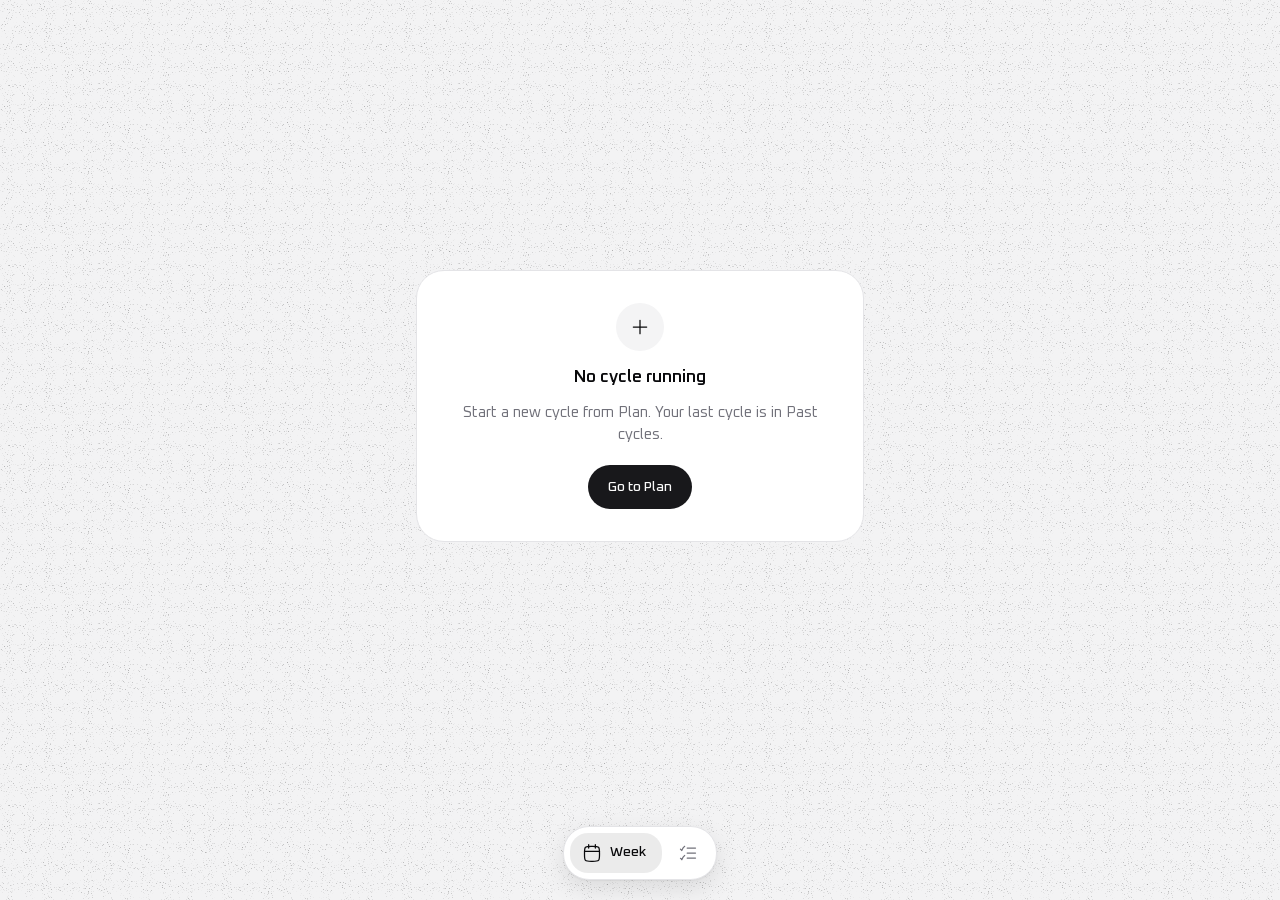
<file: index.html>
<!DOCTYPE html>
<html lang="en">
<head>
<meta charset="utf-8">
<meta name="viewport" content="width=device-width, initial-scale=1, viewport-fit=cover">
<title>Bodyweight ladders</title>
<meta name="description" content="A progression tracker for bodyweight strength training.">
<meta name="theme-color" content="#f3f3f4">
<meta name="color-scheme" content="light dark">
<script>
// Appearance before first paint: a pinned Light or Dark (Plan > Appearance), else follow the system.
try {
  var t = localStorage.getItem('bwl-appearance'), d = t === 'dark' || (t !== 'light' && matchMedia('(prefers-color-scheme: dark)').matches);
  if (t === 'light' || t === 'dark') document.documentElement.setAttribute('data-theme', t);
  document.querySelector('meta[name="theme-color"]').setAttribute('content', d ? '#09090b' : '#f3f3f4');
} catch (e) {}
</script>
<meta name="mobile-web-app-capable" content="yes">
<meta name="apple-mobile-web-app-capable" content="yes">
<meta name="apple-mobile-web-app-status-bar-style" content="default">
<meta name="apple-mobile-web-app-title" content="Ladders">
<link rel="manifest" href="manifest.webmanifest">
<link rel="icon" href="icons/icon.svg" type="image/svg+xml">
<link rel="icon" href="icons/icon-192.png" sizes="192x192">
<link rel="apple-touch-icon" href="icons/apple-touch-icon.png">
<link rel="stylesheet" href="styles.css?v=2.16">
</head>
<body>
<noscript><p style="padding:20px">This tracker needs JavaScript to run.</p></noscript>
<div id="boot" class="boot">Loading…</div>
<div id="app"></div>
<script src="data.js?v=2.16"></script>
<script src="ui.js?v=2.16"></script>
<script src="app.js?v=2.16"></script>
</body>
</html>
</file>
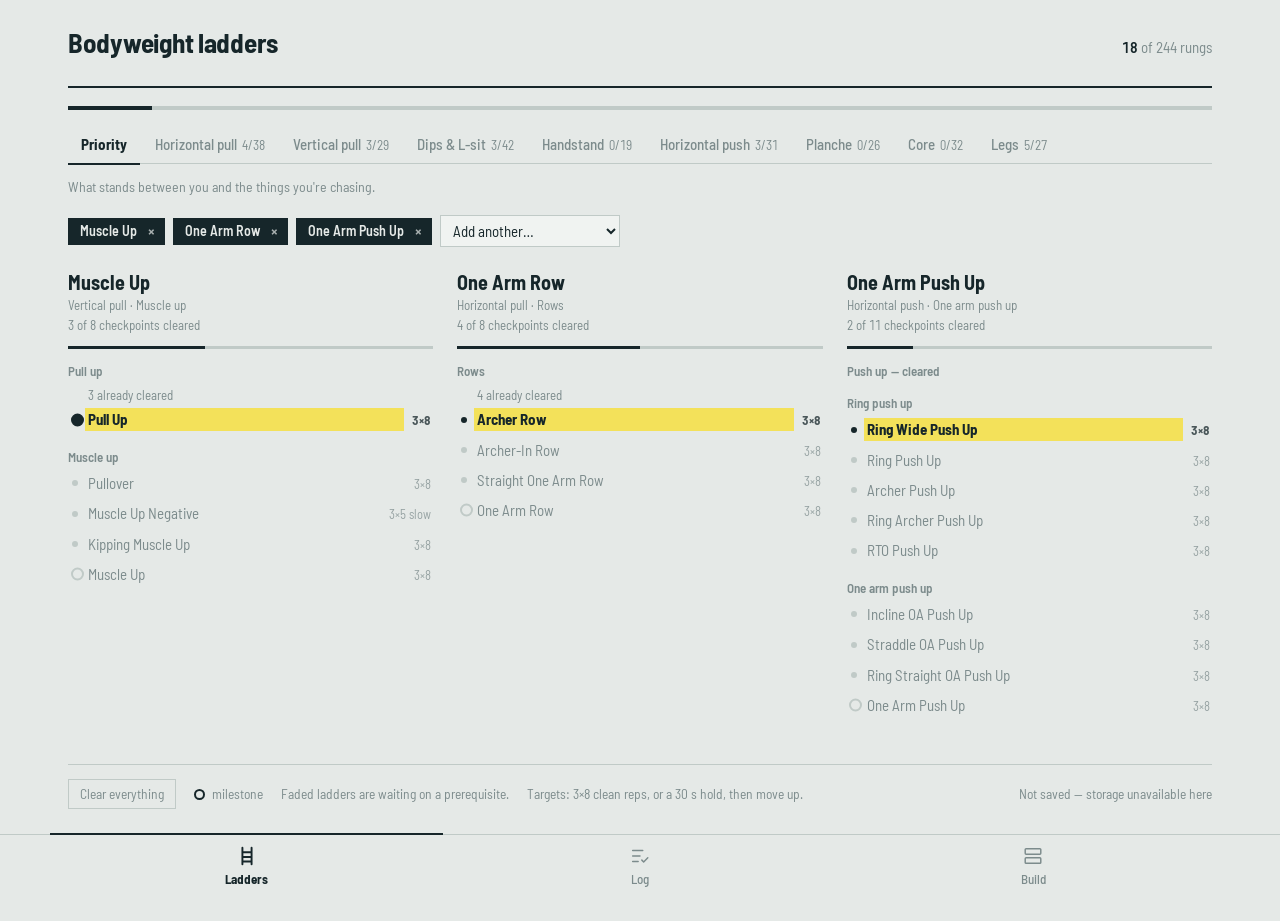
<file: docs/prototype.html>
<!DOCTYPE html>
<html lang="en">
<head>
<meta charset="utf-8">
<meta name="viewport" content="width=device-width, initial-scale=1">
<title>Bodyweight ladders</title>
<link rel="preconnect" href="https://fonts.googleapis.com">
<link rel="preconnect" href="https://fonts.gstatic.com" crossorigin>
<link href="https://fonts.googleapis.com/css2?family=Barlow+Semi+Condensed:wght@400;500;600;700&display=swap" rel="stylesheet">
</head>
<body>
<style>
  :root{--paper:#E5E9E7;--panel:#F0F3F1;--ink:#16262A;--muted:#7C8B8C;
        --rail:#C0CAC7;--mark:#F3E15A;--focus:#2C6FA8}
  *{box-sizing:border-box}
  html,body{margin:0;padding:0}
  body{background:var(--paper);color:var(--ink);
    font-family:'Barlow Semi Condensed','Arial Narrow',system-ui,sans-serif;
    font-size:15px;line-height:1.35;-webkit-font-smoothing:antialiased}
  .wrap{max-width:1180px;margin:0 auto;padding:22px 18px 112px}
  h1{font-size:27px;font-weight:700;letter-spacing:-.01em;margin:0}
  h2{font-size:16px;font-weight:700;margin:0}
  input,select,button,textarea{font:inherit;color:inherit}

  header{display:flex;flex-wrap:wrap;align-items:baseline;gap:10px 16px;
    padding-bottom:14px;border-bottom:2.5px solid var(--ink)}
  .count{margin-left:auto;font-size:15px;font-weight:600;font-variant-numeric:tabular-nums}
  .count span{color:var(--muted);font-weight:400}

  .tabbar{position:fixed;left:0;right:0;bottom:0;z-index:20;background:var(--paper);
    border-top:1.5px solid var(--rail);padding-bottom:env(safe-area-inset-bottom)}
  .tabbar .inner{max-width:1180px;margin:0 auto;display:flex}
  .tabbar button{flex:1;display:flex;flex-direction:column;align-items:center;gap:4px;
    background:none;border:0;border-top:2.5px solid transparent;margin-top:-1.5px;
    padding:10px 4px 11px;color:var(--muted);cursor:pointer;font-size:13px;font-weight:500}
  .tabbar button svg{width:22px;height:22px;fill:none;stroke:currentColor;stroke-width:1.6;
    stroke-linecap:round;stroke-linejoin:round}
  .tabbar button:hover{color:var(--ink)}
  .tabbar button[aria-selected="true"]{color:var(--ink);font-weight:700;border-top-color:var(--ink)}
  .tabbar button[aria-selected="true"] svg{stroke-width:2.1}

  .meter{height:4px;background:var(--rail);margin:18px 0 4px;overflow:hidden}
  .meter i{display:block;height:100%;background:var(--ink);width:0;transition:width .35s ease}
  nav.grp{display:flex;flex-wrap:wrap;gap:2px;margin:16px 0 4px;border-bottom:1.5px solid var(--rail)}
  nav.grp button{font-weight:500;color:var(--muted);background:none;border:0;padding:8px 13px;
    margin-bottom:-1.5px;border-bottom:2.5px solid transparent;cursor:pointer}
  nav.grp button:hover{color:var(--ink)}
  nav.grp button[aria-selected="true"]{color:var(--ink);font-weight:700;border-bottom-color:var(--ink)}
  nav.grp button .n{font-variant-numeric:tabular-nums;color:var(--muted);font-weight:400;margin-left:5px;font-size:13px}
  nav.grp button[aria-selected="true"] .n{color:var(--ink)}

  .bar{display:flex;flex-wrap:wrap;align-items:center;gap:16px;margin:14px 0 18px}
  .hint{color:var(--muted);font-size:14px;margin:0;max-width:60ch}
  .only{display:inline-flex;align-items:center;gap:7px;color:var(--muted);font-size:14px;cursor:pointer}
  .only input{accent-color:var(--ink);width:15px;height:15px;margin:0}
  .only:hover{color:var(--ink)}

  .grid{display:grid;grid-template-columns:repeat(auto-fill,minmax(250px,1fr));gap:26px 22px;align-items:start}
  .col .frac{color:var(--muted);font-size:13px;font-variant-numeric:tabular-nums;margin:0 0 9px}
  .col .pre{margin:0 0 3px;font-size:12.5px;line-height:1.5;display:flex;flex-wrap:wrap;gap:3px 10px}
  .col .pre span{color:var(--muted)}
  .col .pre span.ok{color:var(--ink)}
  .col.locked .ladder,.col.locked h2{opacity:.5}
  .ladder{position:relative}
  .ladder::before,.ladder::after{content:"";position:absolute;top:9px;bottom:9px;width:1.5px;background:var(--rail)}
  .ladder::before{left:7px}
  .ladder::after{left:25px}
  .rung{position:relative;display:flex;gap:8px;align-items:baseline;width:100%;text-align:left;
    color:var(--muted);background:none;border:0;cursor:pointer;padding:5px 2px 5px 36px}
  .rung::before{content:"";position:absolute;left:7px;top:50%;width:19px;height:1.5px;
    background:var(--rail);transform:translateY(-50%)}
  .rung .t{position:relative;padding:1px 3px;margin-left:-3px;flex:1}
  .rung .rx{font-size:12.5px;color:var(--muted);font-variant-numeric:tabular-nums;opacity:.75;white-space:nowrap}
  .rung:hover .t{box-shadow:inset 0 -1.5px 0 var(--rail)}
  .rung.ms::after{content:"";position:absolute;left:2.5px;top:50%;width:11px;height:11px;
    border:2px solid var(--rail);border-radius:50%;background:var(--paper);transform:translateY(-50%)}
  .rung.ms .t{font-weight:600}
  .rung.done{color:var(--ink);font-weight:600}
  .rung.done::before{background:var(--ink);height:3.5px}
  .rung.done.ms::after{background:var(--ink);border-color:var(--ink)}
  .rung.next{color:var(--ink);font-weight:600}
  .rung.next::before{background:var(--ink);height:3.5px;opacity:.32}
  .rung.next .t{background:var(--mark)}
  .rung.next .rx{color:var(--ink);opacity:1}
  .rung:focus-visible{outline:2px solid var(--focus);outline-offset:-2px}

  .chips{display:flex;flex-wrap:wrap;gap:8px;align-items:center;margin:0 0 22px}
  .chip{display:inline-flex;align-items:center;gap:7px;background:var(--ink);color:var(--paper);
    padding:4px 6px 4px 12px;font-size:14px;font-weight:600}
  .chip button{background:none;border:0;color:var(--paper);font-size:16px;line-height:1;
    padding:0 4px;cursor:pointer;opacity:.7}
  .chip button:hover{opacity:1}
  .goals{display:grid;grid-template-columns:repeat(auto-fill,minmax(290px,1fr));gap:30px 24px;align-items:start}
  .goal h2{font-size:20px;margin:0 0 1px}
  .goal .gsub{color:var(--muted);font-size:13px;margin:0 0 2px}
  .goal .gcount{font-size:13px;color:var(--muted);font-variant-numeric:tabular-nums;margin:0 0 12px}
  .goal .gmeter{height:3px;background:var(--rail);margin:0 0 14px}
  .goal .gmeter i{display:block;height:100%;background:var(--ink)}
  .leg{color:var(--muted);font-size:13px;font-weight:600;margin:14px 0 2px}
  .leg:first-child{margin-top:0}
  .step{position:relative;display:flex;gap:8px;align-items:baseline;width:100%;text-align:left;
    background:none;border:0;color:var(--muted);cursor:pointer;padding:4px 2px 4px 20px}
  .step::before{content:"";position:absolute;left:4px;top:50%;width:6px;height:6px;border-radius:50%;
    background:var(--rail);transform:translateY(-50%)}
  .step .t{flex:1;padding:1px 3px;margin-left:-3px}
  .step .rx{font-size:12.5px;opacity:.75;white-space:nowrap;font-variant-numeric:tabular-nums}
  .step.ms::before{width:9px;height:9px;left:2.5px;border:2px solid var(--rail);background:var(--paper)}
  .step.now{color:var(--ink);font-weight:700}
  .step.now .t{background:var(--mark)}
  .step.now::before{background:var(--ink);border-color:var(--ink)}
  .step:hover .t{box-shadow:inset 0 -1.5px 0 var(--rail)}
  .xfer{margin-top:40px;padding-top:16px;border-top:1.5px solid var(--rail)}
  .xfer h2{margin-bottom:4px}
  .xfer p{color:var(--muted);font-size:13.5px;margin:0 0 12px;max-width:62ch}
  .xfer textarea{width:100%;min-height:90px;background:var(--panel);border:1.5px solid var(--rail);
    padding:8px 10px;font-size:12.5px;font-family:ui-monospace,Menlo,monospace;resize:vertical}
  .xfer textarea:focus{outline:none;border-color:var(--ink)}
  .xfer .acts{margin-top:10px}
  .xstat{color:var(--muted);font-size:13.5px;margin-left:4px;align-self:center}
  .start{background:var(--panel);padding:18px;margin-top:4px}
  .start h3{margin:0 0 6px;font-size:18px}
  .start p{margin:0 0 14px;color:var(--muted);max-width:52ch}
  .sugg{display:flex;flex-wrap:wrap;gap:8px}
  .sugg button{background:none;border:1.5px solid var(--ink);color:var(--ink);
    padding:5px 12px;cursor:pointer;font-weight:600;font-size:14px}
  .sugg button:hover{background:var(--ink);color:var(--paper)}
  .cleared{color:var(--muted);font-size:13px;margin:6px 0 0;padding-left:20px}
  .up{display:grid;grid-template-columns:repeat(auto-fill,minmax(250px,1fr));gap:14px}
  .card{background:var(--panel);padding:12px 14px}
  .card .grp{color:var(--muted);font-size:13px;margin:0 0 1px}
  .card .lad{font-size:14px;font-weight:500;margin:0 0 5px}
  .card .mv{font-size:19px;font-weight:700;line-height:1.15;margin:0;display:inline;padding:1px 4px;background:var(--mark)}
  .card .meta{color:var(--muted);font-size:13px;margin:9px 0 0}
  .card.clear .mv{background:none}
  .card.ready{border-left:3px solid var(--ink);padding-left:11px}
  .card.ready .mv{background:none;box-shadow:inset 0 -2px 0 var(--mark)}
  .badge{display:inline-block;border:1.5px solid var(--ink);border-radius:20px;padding:0 7px;
    font-size:12px;font-weight:600;margin-left:6px;vertical-align:2px}
  .empty{color:var(--muted);max-width:52ch}

  /* build + log */
  .split{display:grid;grid-template-columns:250px 1fr;gap:28px;align-items:start;margin-top:20px}
  .rowhead{display:flex;align-items:center;gap:12px;margin-bottom:10px}
  .rowhead h2{flex:1}
  .btn{background:none;border:1.5px solid var(--rail);padding:5px 12px;cursor:pointer;color:var(--muted)}
  .btn:hover{color:var(--ink);border-color:var(--ink)}
  .btn.solid{background:var(--ink);border-color:var(--ink);color:var(--paper)}
  .btn.solid:hover{opacity:.85;color:var(--paper)}
  .btn.mini{padding:2px 8px;font-size:13px}
  .wlist{list-style:none;margin:0;padding:0}
  .wlist li{display:flex;align-items:baseline;gap:8px;padding:8px 0;border-bottom:1.5px solid var(--rail);cursor:pointer}
  .wlist li:hover .wn{box-shadow:inset 0 -1.5px 0 var(--rail)}
  .wlist li[aria-current="true"] .wn{font-weight:700}
  .wlist .wn{flex:1}
  .wlist .wc{color:var(--muted);font-size:13px;font-variant-numeric:tabular-nums}
  .editor{min-height:120px}
  .name{width:100%;max-width:420px;background:none;border:0;border-bottom:2px solid var(--rail);
    font-size:22px;font-weight:700;padding:4px 0;margin-bottom:14px}
  .name:focus{outline:none;border-bottom-color:var(--ink)}
  .items{width:100%;border-collapse:collapse}
  .items td,.items th{padding:7px 8px 7px 0;border-bottom:1.5px solid var(--rail);vertical-align:baseline;text-align:left}
  .items th{color:var(--muted);font-size:13px;font-weight:500}
  .items .mvname{font-weight:600}
  .items .sub{color:var(--muted);font-size:13px}
  .num{width:56px;background:none;border:1.5px solid var(--rail);padding:3px 6px;text-align:center;
    font-variant-numeric:tabular-nums}
  .num:focus{outline:none;border-color:var(--ink)}
  .tin{width:88px;background:none;border:1.5px solid var(--rail);padding:3px 6px}
  .tin:focus{outline:none;border-color:var(--ink)}
  .block{border-left:3px solid var(--rail);padding-left:14px;margin:0 0 24px}
  .block.super{border-left-color:var(--ink)}
  .bhead{display:flex;flex-wrap:wrap;align-items:baseline;gap:10px;margin-bottom:4px}
  .bname{width:130px;background:none;border:0;border-bottom:1.5px solid var(--rail);
    font-size:16px;font-weight:700;padding:3px 0}
  .bname:focus{outline:none;border-bottom-color:var(--ink)}
  .x{background:none;border:0;color:var(--rail);font-size:18px;line-height:1;padding:2px 5px;cursor:pointer}
  .x:hover,.x:focus-visible{color:var(--ink)}
  .items td.rm{text-align:right;width:34px;padding-right:0}
  .items td.notecell{width:30%}
  .items td.notecell input{width:100%}
  .block.lifted{opacity:.4}
  .picker{display:flex;flex-wrap:wrap;gap:10px;align-items:center;margin-top:10px}
  .picker select{max-width:none;flex:1 1 190px;min-width:0}
  .picker select:disabled{opacity:.45}
  .grip{cursor:grab;color:var(--rail);background:none;border:0;padding:2px 4px;line-height:1;
    font-size:16px;letter-spacing:-2px}
  .grip:hover,.grip:focus-visible{color:var(--ink)}
  .items tr.lifted{opacity:.4}
  .items td.gripcell{width:26px;padding-right:0}
  .block.over{background:var(--panel);box-shadow:-3px 0 0 var(--ink)}
  .block.target .bhead{cursor:copy}
  .carry{display:flex;flex-wrap:wrap;align-items:center;gap:12px;background:var(--ink);color:var(--paper);
    padding:9px 14px;margin-bottom:18px}
  .carry b{font-weight:600}
  .carry button{background:none;border:1.5px solid var(--paper);color:var(--paper);padding:3px 10px;cursor:pointer}
  .drophere{margin-left:auto}
  .bsets{display:inline-flex;align-items:baseline;gap:6px;color:var(--muted);font-size:13.5px;white-space:nowrap}
  .bhead .sub{color:var(--muted);font-size:13px;flex:1}
  .blockrow td{color:var(--muted);font-size:13px;font-weight:600;padding-top:16px;border-bottom:0}
  .adder{display:flex;flex-wrap:wrap;gap:10px;align-items:center;margin-top:16px}
  select{background:var(--panel);border:1.5px solid var(--rail);padding:5px 8px;max-width:360px}
  select:focus{outline:none;border-color:var(--ink)}
  .sets{display:flex;gap:6px;flex-wrap:wrap}
  .session{background:var(--panel);padding:16px 18px;margin-top:20px}
  .session h2{margin-bottom:4px}
  .session .when{color:var(--muted);font-size:13px;margin:0 0 14px}
  .note{width:100%;background:none;border:1.5px solid var(--rail);padding:5px 7px;resize:vertical;min-height:44px}
  .note:focus{outline:none;border-color:var(--ink)}
  .acts{display:flex;gap:10px;margin-top:16px}
  .nudge{border-left:3px solid var(--ink);padding:10px 0 10px 12px;margin-top:18px}
  .nudge p{margin:0 0 8px}
  .hist{margin-top:10px}
  .entry{border-bottom:1.5px solid var(--rail);padding:12px 0;display:flex;gap:16px;align-items:baseline}
  .entry .d{width:110px;color:var(--muted);font-size:13.5px;flex:none}
  .entry .body{flex:1}
  .entry .wn{font-weight:600;margin:0 0 3px}
  .entry .ex{color:var(--muted);font-size:13.5px;margin:1px 0}
  .entry .ex b{color:var(--ink);font-weight:500}

  footer{margin-top:44px;padding-top:14px;border-top:1.5px solid var(--rail);
    display:flex;flex-wrap:wrap;gap:8px 18px;align-items:center;color:var(--muted);font-size:13.5px}
  footer button{background:none;border:1.5px solid var(--rail);padding:5px 11px;cursor:pointer;color:var(--muted)}
  footer button:hover{color:var(--ink);border-color:var(--ink)}
  .key{display:inline-flex;align-items:center;gap:7px}
  .key i{width:11px;height:11px;border:2px solid var(--ink);border-radius:50%;display:inline-block}
  .save{margin-left:auto;font-variant-numeric:tabular-nums}
  @media (max-width:640px){ .split{grid-template-columns:1fr} .entry{flex-wrap:wrap} }
  @media (prefers-reduced-motion:reduce){*{transition:none!important}}
</style>

<noscript><p style="padding:20px">This tracker needs JavaScript to run.</p></noscript>
<div id="boot" style="padding:20px 18px;color:#7C8B8C">Loading…</div>
<div class="wrap" id="wrap" style="display:none">
  <header>
    <h1>Bodyweight ladders</h1>
    <p class="count" id="count"></p>
  </header>

  <section id="v-ladders">
    <div class="meter"><i id="meter"></i></div>
    <nav class="grp" id="tabs" role="tablist"></nav>
    <div class="bar">
      <p class="hint" id="hint"></p>
      <label class="only" id="onlyWrap"><input type="checkbox" id="only"> Milestones only</label>
    </div>
    <div id="view" role="tabpanel"></div>
  </section>

  <section id="v-build" hidden>
    <div class="split">
      <aside>
        <div class="rowhead"><h2>Workouts</h2><button class="btn mini" id="newW">New</button></div>
        <ul class="wlist" id="wlist"></ul>
      </aside>
      <div class="editor" id="weditor"></div>
    </div>
  </section>

  <section id="v-log" hidden>
    <div id="logtop"></div>
    <div id="nudge"></div>
    <div class="rowhead" style="margin-top:34px"><h2>History</h2></div>
    <div class="hist" id="hist"></div>
  </section>

  <footer>
    <button id="reset" type="button">Clear everything</button>
    <span class="key ladonly"><i></i> milestone</span>
    <span class="ladonly">Faded ladders are waiting on a prerequisite.</span>
    <span class="ladonly">Targets: 3&times;8 clean reps, or a 30&thinsp;s hold, then move up.</span>
    <span class="save" id="save"></span>
  </footer>
</div>

<nav class="tabbar" aria-label="Sections"><div class="inner" id="top" role="tablist"></div></nav>
<script>
const M = 1; // milestone flag
const DATA = [
  { g:"Priority", next:true },
  { g:"Horizontal pull", ladders:[
    { n:"Rows", m:["Vertical Row","Incline Row",["Row",M],"Wide Row","Archer Row","Archer-In Row","Straight One Arm Row",["One Arm Row",M]] },
    { n:"Front lever rows", from:[["Horizontal pull","Front lever","Tuck Front Lever"]], m:["Tuck Ice Cream Maker","Tuck FL Row","Adv Tuck FL Row","Straddle FL Row",["Front Lever Row",M]] },
    { n:"Back lever", m:["German Hang","Tuck Skin the Cat","Adv Tuck Skin the Cat","Pike Skin the Cat",["Tuck Back Lever",M],"Adv Tuck Back Lever","One Leg Back Lever","Straddle Back Lever",["Back Lever",M],"Back Lever Pullout","German Hang Pullout","Bent Arm Pull Up to BL","Handstand Lower to BL"] },
    { n:"Front lever", m:["L-Hang",["Tuck Front Lever",M],"Adv Tuck Front Lever","One Leg Front Lever","Straddle Front Lever",["Front Lever",M],"FL to Inverted","Hanging Pull FL to Inverted","360° Pull"] },
    { n:"Iron cross", from:[["Horizontal pull","Back lever","Back Lever"],["Horizontal pull","Front lever","One Leg Front Lever"],["Dips & L-sit","Ring dip","RTO 75° Dip"],["Dips & L-sit","L-sit to manna","45° V-Sit"],["Handstand","Rings","Ring Strap HS PU"],["Planche","Planche","Adv Tuck Planche"]], m:["Iron Cross Progression",["Iron Cross",M],"Iron Cross to Back Lever"] }
  ]},
  { g:"Vertical pull", ladders:[
    { n:"Pull up", m:["Scapular Pull","Arch Hang","Pull Up Negative",["Pull Up",M],"L-Sit Pull Up","Chest to Bar Pull Up","Ring L-Sit Pull Up"] },
    { n:"Muscle up", from:[["Vertical pull","Pull up","Pull Up"]], m:["Pullover","Muscle Up Negative","Kipping Muscle Up",["Muscle Up",M],"Wide Muscle Up","Strict Bar Muscle Up","L-Sit Muscle Up"] },
    { n:"One arm pull up", from:[["Vertical pull","Pull up","Pull Up"]], m:["Ring Wide Pull Up","Ring Wide L-Pull Up","Typewriter Pull Up","Archer Pull Up","OA Pull Up Negative",["One Arm Pull Up",M],"OA Straight Muscle Up","High One Arm Pull Up"] },
    { n:"Human flag", from:[["Vertical pull","Pull up","Pull Up"]], m:["Side Plank","Support Press","Tuck Flag","Vertical Flag","Adv Tuck Flag","Straddle Flag",["Human Flag",M]] }
  ]},
  { g:"Dips & L-sit", ladders:[
    { n:"Dip", m:["Support Hold","Dip Negative",["Dip",M],"Straight Bar Dip","Tuck L-Sit Dip","L-Sit Dip"] },
    { n:"Ring dip", from:[["Dips & L-sit","Dip","Dip"]], m:["Ring Support Hold","RTO Support Hold","Ring Dip Negative",["Ring Dip",M],"RTO Dip","Bulgarian Dip","Ring L-Sit Dip","Ring Wide Dip","RTO 45° Dip","RTO 75° Dip","RTO 90° Dip"] },
    { n:"L-sit to manna", from:[["Dips & L-sit","Dip","Support Hold"]], m:["Foot Supported L-Sit","One Leg L-Sit","Tuck L-Sit","One Leg Bent L-Sit",["L-Sit",M],"Straddle L-Sit","RTO L-Sit","45° V-Sit","90° V-Sit","120° V-Sit","140° V-Sit","155° V-Sit","170° V-Sit",["Manna",M]] },
    { n:"Bridge", m:["Reverse Plank","Shoulder Bridge","Table Bridge","Angled Bridge","Head Bridge",["Bridge / Wheel",M],"Decline Bridge","One Leg Bridge","Decline OL Bridge","OA Head Bridge","One Arm Bridge"] }
  ]},
  { g:"Handstand", ladders:[
    { n:"Handstand", m:["Wall Plank","Wall Headstand","Wall Handstand",["Handstand",M],"Tuck Handstand"] },
    { n:"Handstand push up", from:[["Handstand","Handstand","Wall Handstand"]], m:["Wall Headstand PU Negative","Wall Headstand PU","Wall HS PU","Headstand PU",["HS PU",M]] },
    { n:"Rings", from:[["Handstand","Handstand","Handstand"]], m:["Ring Shoulder Stand",["Ring Handstand",M],"Ring Wide HS PU","Ring Strap HS PU","Ring HS Push Up"] },
    { n:"One arm handstand", from:[["Handstand","Handstand","Handstand"]], m:["OA HS Progression","Straddle OA Handstand",["Straight OA Handstand",M],"OA Elbow Lever Press to OA HS"] }
  ]},
  { g:"Horizontal push", ladders:[
    { n:"Push up", m:["Incline Push Up",["Push Up",M],"Diamond Push Up","Pseudo Planche Push Up","Pike Push Up","Decline Pike Push Up"] },
    { n:"Ring push up", from:[["Horizontal push","Push up","Push Up"]], m:["Ring Wide Push Up","Ring Push Up","Archer Push Up","Ring Archer Push Up","RTO Push Up","RTO Archer Push Up","RTO PP Push Up"] },
    { n:"One arm push up", from:[["Horizontal push","Ring push up","RTO Push Up"]], m:["Incline OA Push Up","Straddle OA Push Up","Ring Straight OA Push Up",["One Arm Push Up",M],"Ring OA Push Up"] },
    { n:"Maltese", from:[["Horizontal push","Push up","Pseudo Planche Push Up"]], m:["Wall PP Push Up","Ring Wall PP Push Up","Wall Maltese Push Up","RTO Maltese Push Up","Ring Wall Maltese Push Up","Inverted Cross",["Maltese",M]] },
    { n:"Elbow lever", from:[["Core","Plank","Plank"]], m:["Straddle Elbow Lever","One Leg Elbow Lever",["Elbow Lever",M],"Ring Elbow Lever","OA Straddle Elbow Lever","One Arm Elbow Lever"] }
  ]},
  { g:"Planche", ladders:[
    { n:"Planche", from:[["Core","Plank","Plank"]], m:["Planche Lean","Frog Stand / Crow Pose","Straight Arm Frog Stand / Crane Pose",["Tuck Planche",M],"Adv Tuck Planche","Straddle Planche","One Leg Planche",["Planche",M]] },
    { n:"Planche push up", from:[["Planche","Planche","Tuck Planche"]], m:["Tuck Planche Push Up","Adv Tuck Planche Push Up","Straddle Planche Push Up","One Leg Planche Push Up",["Planche Push Up",M],"Straight Arm Planche to Handstand"] },
    { n:"Ring planche", from:[["Planche","Planche","Tuck Planche"]], m:["Ring Frog Stand","Ring SA Frog Stand","Ring Tuck Planche","Ring Adv Tuck Planche","Ring Straddle Planche","Ring One Leg Planche",["Ring Planche",M]] },
    { n:"Ring planche push up", from:[["Planche","Ring planche","Ring Tuck Planche"]], m:["Ring Tuck Planche PU","Ring Adv Tuck Planche PU","Ring Straddle Planche PU","Ring OL Planche PU","Ring Planche Push Up"] }
  ]},
  { g:"Core", ladders:[
    { n:"Plank", m:[["Plank",M],"Straddle One Arm Plank","One Arm Plank","OA One Leg Plank"] },
    { n:"Extension", m:["Reverse Hyperextension","Hyperextension","Arch Body Hold"] },
    { n:"Anti-rotation", m:["Banded Pallof Press","Ring Pallof Press"] },
    { n:"Compression", m:[["Hollow Hold",M],"Tuck Up Crunch","Seated Pike Leg Lift","Hanging Knees to Chest","Hanging Leg Raise to Bar","Ankle Weight HLR","One Arm HLR"] },
    { n:"Dragon flag", from:[["Core","Compression","Hanging Leg Raise to Bar"]], m:["Tuck Dragon Flag Negative","Adv Tuck Dragon Flag","Straddle / One Leg Dragon Flag",["Dragon Flag",M],"Ankle Weight Dragon Flag","One Arm Dragon Flag","One Leg Dragon Press","Dragon Press","One Arm Dragon Press"] },
    { n:"Ab wheel", from:[["Core","Plank","Plank"]], m:["Ring Ab Rollout","Knees Ab Wheel","Straight Leg Ab Wheel Ramp","Straight Leg Ab Wheel Negative",["Straight Leg Ab Wheel",M],"Weighted Ab Wheel","One Arm Ab Wheel"] }
  ]},
  { g:"Legs", ladders:[
    { n:"Squat", m:["Assisted Squat","Parallel Squat",["Full Squat",M],"Cossack Squat"] },
    { n:"Split squat & step up", from:[["Legs","Squat","Full Squat"]], m:["Split Squat","Bulgarian Split Squat","Step Up","Deep Step Up"] },
    { n:"Pistol squat", from:[["Legs","Squat","Full Squat"]], m:["Partial Pistol Squat","Assisted Pistol Squat",["Pistol Squat",M],"Weighted Pistol Squat","Natural One Leg Press","Elevated Friction Pistol Squat"] },
    { n:"Shrimp squat", from:[["Legs","Squat","Full Squat"]], m:["Beginner Shrimp Squat","Intermediate Shrimp Squat",["Shrimp Squat",M],"Two Hand Shrimp Squat","Elevated 2H Shrimp Squat"] },
    { n:"Nordic curl", m:["One Leg Deadlift","90° Hip Nordic Curl","45° Hip Nordic Curl","Nordic Curl Negative",["Nordic Curl",M],"Nordic Curl Arms Overhead","Tuck One Leg Nordic Curl","One Leg Nordic Curl"] }
  ]}
];

// normalise ["name", flag] and "name" into objects
DATA.forEach(g => (g.ladders||[]).forEach(l =>
  l.m = l.m.map(x => Array.isArray(x) ? {n:x[0], ms:true} : {n:x, ms:false})
));

const DYN = /push up|pull up|pullover|pullout|\brow\b|\bdip\b|dips|squat|raise|curl|ab wheel|rollout|press|muscle up|crunch|leg lift|step up|deadlift|knees to chest|360|scapular|ice cream|to inverted|to handstand|lower to|to bl|\bpu\b|hlr/i;
const STAT = /hold|hang|lever|planche|flag|l-sit|v-sit|manna|handstand|\bhs\b|plank|bridge|stand|lean|cross|maltese|skin the cat|frog|crane|crow|arch body/i;
function target(n){
  if (/negative|\bneg\b/i.test(n)) return "3×5 slow";
  if (DYN.test(n)) return "3×8";
  if (STAT.test(n)) return "30s";
  return "3×8";
}
function parseTarget(t){
  t = String(t || "").trim();
  let m = /(\d+)\s*[×x]\s*(\d+)/.exec(t);          // "3×8"
  if (m) return { sets:+m[1], val:+m[2], unit:"reps" };
  m = /^(\d+(?:\.\d+)?)\s*s\b/i.exec(t);           // "30s"
  if (m) return { sets:null, val:+m[1], unit:"s" };
  m = /^(\d+)/.exec(t);                             // "10", "5 slow"
  if (m) return { sets:null, val:+m[1], unit:"reps" };
  return { sets:null, val:0, unit:"reps" };
}
// a block carries the set count, so an item's target only needs the number
function itemTarget(n){ return target(n).replace(/^\d+\s*[×x]\s*/, ""); }

const id = (g,n) => g + "/" + n;
const groups = DATA.filter(d => d.ladders);
const total = groups.reduce((s,g)=> s + g.ladders.reduce((t,l)=> t + l.m.length, 0), 0);

const MOVES = [];
groups.forEach(g => g.ladders.forEach(l => l.m.forEach((mv,i) =>
  MOVES.push({ g:g.g, l:l.n, n:mv.n, i, ms:mv.ms, key:g.g+"|"+l.n+"|"+mv.n })
)));
const byKey = Object.fromEntries(MOVES.map(m => [m.key, m]));

function findLadder(gn, ln){
  const g = DATA.find(x => x.g === gn);
  return g && g.ladders && g.ladders.find(l => l.n === ln);
}
function met(p){
  const l = findLadder(p[0], p[1]);
  if (!l) return false;
  const i = l.m.findIndex(x => x.n === p[2]);
  return i >= 0 && (level[id(p[0], p[1])] || 0) > i;
}
function gate(l){
  if (!l.from) return { open:true, items:[] };
  const items = l.from.map(p => ({ name:p[2], ok:met(p) }));
  return { open: items.every(x => x.ok), items };
}

/* ---------- state ---------- */
const SEED = {"v":1,"saved":"2026-09-07","level":{"Vertical pull/Pull up":3,"Horizontal pull/Rows":4,"Dips & L-sit/Dip":3,"Horizontal push/Push up":3,"Legs/Squat":3,"Legs/Pistol squat":2},"workouts":[{"id":"rr7rtqy","name":"Tensile Strength - Bodyw","blocks":[{"id":"niux0j8","name":"Main 1","items":[{"key":"Vertical pull|Pull up|Pull Up","target":"10","note":"Chin Over Bar"},{"key":"Dips & L-sit|Dip|Straight Bar Dip","target":"10","note":"Chest To Bar"}],"sets":4},{"id":"zoqvsli","name":"Main 2","items":[{"key":"Dips & L-sit|Dip|Dip","target":"10"},{"key":"Legs|Pistol squat|Assisted Pistol Squat","target":"4"}],"sets":4},{"id":"x30dzm9","name":"C","sets":3,"items":[{"key":"Horizontal pull|Rows|Wide Row","target":"10"},{"key":"Horizontal push|Push up|Pike Push Up","target":"5"}]},{"id":"xwjbo3z","name":"Core","sets":3,"items":[{"key":"Core|Compression|Hanging Leg Raise to Bar","target":"10","note":"L position for now"},{"key":"Core|Dragon flag|Tuck Dragon Flag Negative","target":"3×5 slow","note":"[1151]"}]}]}],"logbook":[],"focus":["Vertical pull|Muscle up|Muscle Up","Horizontal pull|Rows|One Arm Row","Horizontal push|One arm push up|One Arm Push Up"]};
const K = { prog:"bwf-ladders-v3", seeded:"bwf-seeded-v1", work:"bwf-workouts-v1", log:"bwf-log-v1", focus:"bwf-focus-v1" };
let level = {}, workouts = [], logbook = [], focus = [];
let topTab = 0, active = 0, msOnly = false, editing = null, session = null, nudges = [];
let saveNote = "";
const done = () => Object.values(level).reduce((s,v)=> s + v, 0);
const $ = s => document.getElementById(s) || null;
const uid = () => Math.random().toString(36).slice(2,9);
const esc = s => String(s).replace(/[&<>"]/g, c => ({"&":"&amp;","<":"&lt;",">":"&gt;",'"':"&quot;"}[c]));

const store = (typeof window !== "undefined" && window.storage) ? window.storage : null;
if (!store) saveNote = "Storage unavailable — nothing will persist";
async function get(k){
  if (!store) return null;
  try{ const r = await store.get(k); return r && r.value ? JSON.parse(r.value) : null; }
  catch(e){ return null; }
}
async function put(k,v){
  if (!store){ saveNote = "Not saved — storage unavailable here"; }
  else {
    try{ await store.set(k, JSON.stringify(v)); saveNote = "Saved"; }
    catch(e){ saveNote = "Couldn't save — this session only"; }
  }
  const el = $("save"); if (el) el.textContent = saveNote;
}
const saveProg = () => put(K.prog, level);
const saveWork = () => put(K.work, workouts);
const saveLog  = () => put(K.log, logbook);
const saveFocus = () => put(K.focus, focus);

async function loadAll(){
  const [a,b,c,d,seeded] = await Promise.all([get(K.prog), get(K.work), get(K.log), get(K.focus), get(K.seeded)]);
  const nothingHere = !seeded && !(a && Object.keys(a).length) && !(b && b.length) && !(c && c.length);
  if (nothingHere){
    try{ restore(JSON.stringify(SEED)); put(K.seeded, true); }
    catch(e){ /* fall through to a blank start */ }
    renderAll();
    return;
  }
  if (a) level = a;
  if (b) workouts = b;
  if (c) logbook = c;
  if (Array.isArray(d)) focus = d.filter(k => byKey[k]);
  if (!focus.length && !Object.keys(level).length) active = 1;
  workouts.forEach(migrate);
  if (workouts.length && !editing) editing = workouts[0].id;
  renderAll();
}

/* ---------- ladders ---------- */
function tap(key, i){
  const cur = level[key] || 0;
  level[key] = (i < cur) ? i : i + 1;
  if (!level[key]) delete level[key];
  renderAll(); saveProg();
}
function advance(g, l, i){
  const key = id(g,l);
  if ((level[key] || 0) <= i) level[key] = i + 1;
  saveProg();
}
function nextRung(g, l){
  const lv = level[id(g.g, l.n)] || 0;
  return lv < l.m.length ? { g:g.g, l:l.n, n:l.m[lv].n, i:lv } : null;
}

function ladderEl(g, l){
  const key = id(g.g, l.n);
  const lv = level[key] || 0;
  const shown = l.m.map((mv,i)=>({mv,i})).filter(o => !msOnly || o.mv.ms);
  if (!shown.length) return null;
  const gt = gate(l);
  const col = document.createElement("div");
  col.className = "col" + (gt.open ? "" : " locked");
  const pre = gt.items.length
    ? `<p class="pre">${gt.items.map(x => `<span class="${x.ok?'ok':''}">${x.ok?'✓':'·'} ${esc(x.name)}</span>`).join("")}</p>` : "";
  col.innerHTML = `<h2>${esc(l.n)}</h2>${pre}<p class="frac">${lv} of ${l.m.length}</p>`;
  const lad = document.createElement("div");
  lad.className = "ladder";
  shown.forEach(({mv,i}) => {
    const b = document.createElement("button");
    b.type = "button";
    b.className = "rung" + (mv.ms?" ms":"") + (i < lv ? " done" : i === lv ? " next" : "");
    b.setAttribute("aria-pressed", i < lv);
    b.innerHTML = `<span class="t">${esc(mv.n)}</span><span class="rx">${target(mv.n)}</span>`;
    b.onclick = () => tap(key, i);
    lad.appendChild(b);
  });
  col.appendChild(lad);
  return col;
}

const MAX_FOCUS = 4;

// every ladder needed to reach a move, prereqs first, with how deep each must go
function requirements(gn, ln, upto, need){
  const k = gn + "|" + ln;
  if (need.has(k) && need.get(k) >= upto) return need;
  need.set(k, Math.max(need.has(k) ? need.get(k) : -1, upto));
  const l = findLadder(gn, ln);
  (l && l.from || []).forEach(p => {
    const pl = findLadder(p[0], p[1]);
    if (!pl) return;
    requirements(p[0], p[1], pl.m.findIndex(x => x.n === p[2]), need);
  });
  return need;
}
function orderLegs(gn, ln, need, seen, out){
  const k = gn + "|" + ln;
  if (seen.has(k)) return;
  seen.add(k);
  const l = findLadder(gn, ln);
  (l && l.from || []).forEach(p => orderLegs(p[0], p[1], need, seen, out));
  out.push({ g:gn, l:ln, upto: need.get(k) });
}
function routeTo(m){
  const need = requirements(m.g, m.l, m.i, new Map());
  const legs = [];
  orderLegs(m.g, m.l, need, new Set(), legs);
  let total = 0, cleared = 0;
  legs.forEach(leg => {
    const lv = level[id(leg.g, leg.l)] || 0;
    leg.rungs = findLadder(leg.g, leg.l).m.slice(0, leg.upto + 1)
      .map((mv,i) => ({ ...mv, i, done: i < lv }));
    total += leg.rungs.length;
    cleared += leg.rungs.filter(r => r.done).length;
  });
  return { legs, total, cleared };
}

function goalPicker(){
  const wrap = document.createElement("div");
  wrap.className = "chips";
  focus.forEach(k => {
    const m = byKey[k];
    const c = document.createElement("span");
    c.className = "chip";
    c.textContent = m.n;
    const x = document.createElement("button");
    x.type = "button"; x.innerHTML = "&times;";
    x.setAttribute("aria-label", "Stop focusing on " + m.n);
    x.onclick = () => { focus = focus.filter(f => f !== k); renderLadders(); saveFocus(); };
    c.appendChild(x);
    wrap.appendChild(c);
  });
  if (focus.length < MAX_FOCUS){
    const sel = document.createElement("select");
    sel.setAttribute("aria-label","Add a focus");
    sel.innerHTML = '<option value="">' + (focus.length ? "Add another…" : "Choose what you're working toward…") + "</option>"
      + groups.map(g => {
        const opts = g.ladders.map(l => l.m.map((mv,i) => {
          const key = g.g+"|"+l.n+"|"+mv.n;
          if (!mv.ms || focus.includes(key)) return "";
          return `<option value="${esc(key)}">${esc(mv.n)}</option>`;
        }).join("")).join("");
        return opts ? `<optgroup label="${esc(g.g)}">${opts}</optgroup>` : "";
      }).join("");
    sel.onchange = () => {
      if (!sel.value) return;
      focus.push(sel.value); renderLadders(); saveFocus();
    };
    wrap.appendChild(sel);
  }
  return wrap;
}

function goalEl(k, markedNext){
  const m = byKey[k];
  const r = routeTo(m);
  const col = document.createElement("div");
  col.className = "goal";
  col.innerHTML = `<h2>${esc(m.n)}</h2><p class="gsub">${esc(m.g)} &middot; ${esc(m.l)}</p>
    <p class="gcount">${r.cleared} of ${r.total} checkpoints cleared</p>
    <div class="gmeter"><i style="width:${r.total ? (r.cleared/r.total*100) : 0}%"></i></div>`;
  let first = true;
  r.legs.forEach(leg => {
    const left = leg.rungs.filter(x => !x.done);
    const h = document.createElement("p");
    h.className = "leg";
    h.textContent = leg.l + (left.length ? "" : " — cleared");
    col.appendChild(h);
    if (!left.length) return;
    const doneCount = leg.rungs.length - left.length;
    if (doneCount){
      const c = document.createElement("p");
      c.className = "cleared";
      c.textContent = doneCount + " already cleared";
      col.appendChild(c);
    }
    left.forEach(rg => {
      const b = document.createElement("button");
      b.type = "button";
      const isNow = first;
      first = false;
      b.className = "step" + (rg.ms ? " ms" : "") + (isNow ? " now" : "");
      b.innerHTML = `<span class="t">${esc(rg.n)}</span><span class="rx">${target(rg.n)}</span>`;
      b.onclick = () => tap(id(leg.g, leg.l), rg.i);
      col.appendChild(b);
    });
  });
  if (r.cleared === r.total){
    const p = document.createElement("p");
    p.className = "cleared";
    p.textContent = "Everything on the way here is cleared.";
    col.appendChild(p);
  }
  return col;
}

function priorityView(){
  const box = document.createElement("div");
  box.appendChild(goalPicker());
  if (!focus.length){
    const st = document.createElement("div");
    st.className = "start";
    st.innerHTML = `<h3>Pick something to work toward</h3>
      <p>Everything standing between you and it gets laid out in order — including prerequisites
         from other categories — with your next checkpoint marked. Start with one of these, or use
         the menu above for any of the ${MOVES.filter(m=>m.ms).length} milestones.</p>`;
    const row = document.createElement("div");
    row.className = "sugg";
    ["Vertical pull|Pull up|Pull Up","Dips & L-sit|Dip|Dip","Handstand|Handstand|Handstand",
     "Legs|Pistol squat|Pistol Squat","Vertical pull|Muscle up|Muscle Up",
     "Horizontal pull|Front lever|Front Lever"].forEach(k => {
      if (!byKey[k]) return;
      const b = document.createElement("button");
      b.type = "button"; b.textContent = byKey[k].n;
      b.onclick = () => { focus.push(k); renderLadders(); saveFocus(); };
      row.appendChild(b);
    });
    st.appendChild(row);
    box.appendChild(st);
    return box;
  }
  const grid = document.createElement("div");
  grid.className = "goals";
  focus.forEach(k => grid.appendChild(goalEl(k)));
  box.appendChild(grid);
  return box;
}

function renderLadders(){
  const d = done();
  if ($("count")) $("count").innerHTML = `${d} <span>of ${total} rungs</span>`;
  if ($("meter")) $("meter").style.width = (d/total*100) + "%";
  const tabs = $("tabs");
  if (!tabs) return;
  tabs.innerHTML = "";
  DATA.forEach((g,i) => {
    const b = document.createElement("button");
    b.type = "button"; b.setAttribute("role","tab");
    b.setAttribute("aria-selected", i === active);
    if (g.next) b.textContent = g.g;
    else {
      const t = g.ladders.reduce((s,l)=> s + l.m.length, 0);
      const c = g.ladders.reduce((s,l)=> s + (level[id(g.g,l.n)]||0), 0);
      b.innerHTML = `${esc(g.g)}<span class="n">${c}/${t}</span>`;
    }
    b.onclick = () => { active = i; renderLadders(); };
    tabs.appendChild(b);
  });
  const g = DATA[active], view = $("view");
  view.innerHTML = "";
  $("onlyWrap").style.display = g.next ? "none" : "inline-flex";
  $("only").checked = msOnly;
  if (g.next){
    $("hint").textContent = "What stands between you and the things you're chasing.";
    view.appendChild(priorityView());
  } else {
    $("hint").textContent = "Tap the highest rung you can hold — everything below fills in. Tap a filled rung to drop back to it.";
    const grid = document.createElement("div");
    grid.className = "grid";
    g.ladders.forEach(l => { const el = ladderEl(g,l); if (el) grid.appendChild(el); });
    view.appendChild(grid);
  }
}

/* ---------- build ---------- */
function migrate(w){
  if (!w.blocks) w.blocks = [{ id: uid(), name: "A", items: w.items || [] }];
  delete w.items;
  w.blocks.forEach(b => {
    if (b.sets == null)
      b.sets = b.items.length ? Math.max(...b.items.map(i => i.sets || 3)) : 3;
    b.items.forEach(i => { delete i.sets; });
  });
  return w;
}
const allItems = w => w.blocks.reduce((s,b) => s.concat(b.items), []);
const hasItem = (w,key) => allItems(w).some(i => i.key === key);
const letter = i => String.fromCharCode(65 + (i % 26));

function moveSelect(){
  const s = document.createElement("select");
  s.innerHTML = '<option value="">Add an exercise…</option>' + groups.map(g =>
    `<optgroup label="${esc(g.g)}">` + g.ladders.map(l => l.m.map(mv =>
      `<option value="${esc(g.g+"|"+l.n+"|"+mv.n)}">${esc(l.n)} — ${esc(mv.n)}</option>`).join("")).join("") + "</optgroup>"
  ).join("");
  return s;
}
const pickTree = {};   // block id -> "Group|Ladder"
let carrying = null;   // { bi, ii }
let carryBlock = null; // block index being moved

function moveBlock(from, to){
  const w = workouts.find(x => x.id === editing);
  if (!w || from === to || to == null) return;
  const [b] = w.blocks.splice(from, 1);
  w.blocks.splice(to > from ? to - 1 : to, 0, b);
  carryBlock = null;
  renderBuild(); saveWork();
}

function pickerEl(w, block){
  const wrap = document.createElement("div");
  wrap.className = "picker";
  const tSel = document.createElement("select");
  tSel.setAttribute("aria-label","Tree");
  tSel.innerHTML = '<option value="">Choose a tree…</option>' + groups.map(g =>
    `<optgroup label="${esc(g.g)}">` + g.ladders.map(l =>
      `<option value="${esc(g.g+"|"+l.n)}">${esc(l.n)}</option>`).join("") + "</optgroup>").join("");
  tSel.value = pickTree[block.id] || "";

  const xSel = document.createElement("select");
  xSel.setAttribute("aria-label","Exercise");
  function fillX(){
    const v = tSel.value;
    if (!v){ xSel.innerHTML = '<option value="">Then an exercise…</option>'; xSel.disabled = true; return; }
    const [gn, ln] = v.split("|");
    const l = findLadder(gn, ln);
    const lv = level[id(gn,ln)] || 0;
    xSel.disabled = false;
    xSel.innerHTML = '<option value="">Then an exercise…</option>' + l.m.map((mv,i) => {
      const key = gn+"|"+ln+"|"+mv.n;
      const taken = hasItem(w, key);
      const tag = taken ? " ✓" : (i === lv ? " ← you're here" : "");
      return `<option value="${esc(key)}"${taken?" disabled":""}>${esc(mv.n)} · ${target(mv.n)}${tag}</option>`;
    }).join("");
  }
  fillX();
  tSel.onchange = () => { pickTree[block.id] = tSel.value; fillX(); };
  xSel.onchange = () => { if (xSel.value && addItem(block, xSel.value, w)){ renderBuild(); saveWork(); } };
  wrap.append(tSel, xSel);
  return wrap;
}

function moveItem(fromB, fromI, toB, toI){
  const w = workouts.find(x => x.id === editing);
  if (!w) return;
  const it = w.blocks[fromB].items[fromI];
  if (!it) return;
  w.blocks[fromB].items.splice(fromI, 1);
  const dest = w.blocks[toB].items;
  if (toI == null || toI > dest.length) toI = dest.length;
  if (fromB === toB && fromI < toI) toI--;
  dest.splice(toI, 0, it);
  carrying = null;
  renderBuild(); saveWork();
}

function addItem(block, key, w){
  const m = byKey[key];
  if (!m || (w && hasItem(w, key))) return false;
  const t = itemTarget(m.n);
  if (block.sets == null) block.sets = parseTarget(target(m.n)).sets || 3;
  block.items.push({ key, target: t });
  return true;
}

function itemsTable(w, block, bi){
  const tb = document.createElement("table");
  tb.className = "items";
  tb.innerHTML = "<thead><tr><th></th><th>Exercise</th><th>Target</th><th>Notes</th><th></th></tr></thead>";
  const body = document.createElement("tbody");
  block.items.forEach((it, idx) => {
    const m = byKey[it.key] || { n: it.key, l:"", g:"" };
    const tr = document.createElement("tr");
    tr.draggable = true;
    if (carrying && carrying.bi === bi && carrying.ii === idx) tr.className = "lifted";
    tr.ondragstart = ev => {
      carrying = { bi, ii: idx };
      ev.dataTransfer.effectAllowed = "move";
      ev.dataTransfer.setData("text/plain", m.n);
      tr.classList.add("lifted");
    };
    tr.ondragend = () => { carrying = null; renderBuild(); };
    tr.ondragover = ev => { ev.preventDefault(); ev.stopPropagation(); };
    tr.ondrop = ev => {
      ev.preventDefault(); ev.stopPropagation();
      if (carryBlock !== null) moveBlock(carryBlock, bi);
      else if (carrying) moveItem(carrying.bi, carrying.ii, bi, idx);
    };
    const tdG = document.createElement("td");
    tdG.className = "gripcell";
    const grip = document.createElement("button");
    grip.className = "grip"; grip.type = "button"; grip.textContent = "⠿";
    grip.setAttribute("aria-label", "Move " + m.n + " to another block");
    grip.onclick = () => {
      carrying = (carrying && carrying.bi === bi && carrying.ii === idx) ? null : { bi, ii: idx };
      renderBuild();
    };
    tdG.appendChild(grip);
    tr.appendChild(tdG);
    const tdN = document.createElement("td");
    tdN.innerHTML = `<span class="mvname">${esc(m.n)}</span><br><span class="sub">${esc(m.g)} &middot; ${esc(m.l)}</span>`;
    tr.appendChild(tdN);
    const tdT = document.createElement("td");
    const inT = document.createElement("input");
    inT.className = "tin"; inT.value = it.target; inT.setAttribute("aria-label","Target");
    inT.onchange = () => { it.target = inT.value; saveWork(); };
    tdT.appendChild(inT);
    const tdNote = document.createElement("td");
    tdNote.className = "notecell";
    const inN = document.createElement("input");
    inN.className = "tin"; inN.value = it.note || "";
    inN.placeholder = "tempo, grip, cue…";
    inN.setAttribute("aria-label", "Notes for " + m.n);
    inN.onchange = () => { it.note = inN.value; saveWork(); };
    tdNote.appendChild(inN);
    const tdX = document.createElement("td");
    tdX.className = "rm";
    const bx = document.createElement("button");
    bx.className = "x"; bx.type = "button"; bx.innerHTML = "&times;";
    bx.setAttribute("aria-label", "Remove " + m.n);
    bx.onclick = () => { block.items.splice(idx,1); renderBuild(); saveWork(); };
    tdX.appendChild(bx);
    tr.append(tdT, tdNote, tdX);
    body.appendChild(tr);
  });
  tb.appendChild(body);
  return tb;
}

function blockEl(w, block, bi){
  const sec = document.createElement("div");
  const isSrc = (carrying && carrying.bi === bi) || carryBlock === bi;
  const held = carrying || carryBlock !== null;
  sec.className = "block" + (block.items.length > 1 ? " super" : "")
    + (held && !isSrc ? " target" : "") + (carryBlock === bi ? " lifted" : "");
  sec.ondragover = ev => { ev.preventDefault(); sec.classList.add("over"); };
  sec.ondragleave = () => sec.classList.remove("over");
  sec.ondrop = ev => {
    ev.preventDefault(); sec.classList.remove("over");
    if (carryBlock !== null) moveBlock(carryBlock, bi);
    else if (carrying) moveItem(carrying.bi, carrying.ii, bi, null);
  };
  const head = document.createElement("div");
  head.className = "bhead";
  const bg = document.createElement("button");
  bg.className = "grip"; bg.type = "button"; bg.textContent = "⠿";
  bg.draggable = true;
  bg.setAttribute("aria-label", "Reorder block " + block.name);
  bg.ondragstart = ev => { carryBlock = bi; ev.dataTransfer.effectAllowed = "move";
    ev.dataTransfer.setData("text/plain", block.name); };
  bg.ondragend = () => { carryBlock = null; renderBuild(); };
  bg.onclick = () => { carryBlock = carryBlock === bi ? null : bi; carrying = null; renderBuild(); };
  const nm = document.createElement("input");
  nm.className = "bname"; nm.value = block.name; nm.setAttribute("aria-label","Block name");
  nm.oninput = () => { block.name = nm.value; saveWork(); };
  const setWrap = document.createElement("label");
  setWrap.className = "bsets";
  const inB = document.createElement("input");
  inB.type = "number"; inB.min = 1; inB.max = 12; inB.className = "num";
  inB.value = block.sets == null ? 3 : block.sets;
  inB.setAttribute("aria-label", "Sets for block " + block.name);
  inB.onchange = () => { block.sets = Math.max(1, +inB.value || 1); saveWork(); };
  setWrap.append(inB, document.createTextNode(block.items.length > 1 ? " rounds" : " sets"));
  const sub = document.createElement("span");
  sub.className = "sub";
  sub.textContent = block.items.length > 1
    ? "Superset — alternate through, rest after each round"
    : block.items.length ? "One exercise" : "Empty";
  head.append(bg, nm, setWrap, sub);
  if (w.blocks.length > 1){
    const rm = document.createElement("button");
    rm.className = "x"; rm.type = "button"; rm.innerHTML = "&times;";
    rm.setAttribute("aria-label", "Remove block " + block.name);
    rm.onclick = () => {
      if (block.items.length && !confirm("Remove block " + block.name + " and its exercises?")) return;
      w.blocks.splice(bi,1); renderBuild(); saveWork();
    };
    head.appendChild(rm);
  }
  if (held && !isSrc){
    const drop = document.createElement("button");
    drop.className = "btn mini drophere";
    drop.textContent = carryBlock !== null ? "Move above" : "Drop here";
    drop.onclick = () => carryBlock !== null
      ? moveBlock(carryBlock, bi)
      : moveItem(carrying.bi, carrying.ii, bi, null);
    head.appendChild(drop);
  }
  sec.appendChild(head);
  if (block.items.length) sec.appendChild(itemsTable(w, block, bi));
  sec.appendChild(pickerEl(w, block));
  return sec;
}

function renderBuild(){
  workouts.forEach(migrate);
  const list = $("wlist");
  list.innerHTML = "";
  if (!workouts.length) list.innerHTML = '<li style="cursor:default;color:var(--muted);border:0">No workouts yet.</li>';
  workouts.forEach(w => {
    const li = document.createElement("li");
    li.setAttribute("aria-current", w.id === editing);
    li.innerHTML = `<span class="wn">${esc(w.name)}</span><span class="wc">${allItems(w).length}</span>`;
    li.onclick = () => { editing = w.id; renderBuild(); };
    list.appendChild(li);
  });

  const ed = $("weditor");
  ed.innerHTML = "";
  const w = workouts.find(x => x.id === editing);
  if (!w){
    ed.innerHTML = '<p class="empty">Make a workout and it becomes something you can log against. Exercises are picked from the ladders, so each one arrives with its target already set. Group them into blocks to run a pair as a superset.</p>';
    ed.appendChild(transferEl());
    return;
  }

  const name = document.createElement("input");
  name.className = "name"; name.value = w.name; name.setAttribute("aria-label","Workout name");
  name.oninput = () => { w.name = name.value; saveWork();
    const li = [...list.children][workouts.indexOf(w)];
    if (li && li.querySelector) li.querySelector(".wn").textContent = w.name; };
  ed.appendChild(name);

  if (carryBlock !== null && w.blocks[carryBlock]){
    const bar = document.createElement("div");
    bar.className = "carry";
    bar.innerHTML = `<span>Moving block <b>${esc(w.blocks[carryBlock].name)}</b> — drag it, or pick where it goes.</span>`;
    const cancel = document.createElement("button");
    cancel.textContent = "Cancel";
    cancel.onclick = () => { carryBlock = null; renderBuild(); };
    bar.appendChild(cancel);
    ed.appendChild(bar);
  }
  if (carrying){
    const c = w.blocks[carrying.bi] && w.blocks[carrying.bi].items[carrying.ii];
    if (c){
      const m = byKey[c.key] || { n:c.key };
      const bar = document.createElement("div");
      bar.className = "carry";
      bar.innerHTML = `<span>Moving <b>${esc(m.n)}</b> — drag it, or pick a block below.</span>`;
      const cancel = document.createElement("button");
      cancel.textContent = "Cancel";
      cancel.onclick = () => { carrying = null; renderBuild(); };
      bar.appendChild(cancel);
      ed.appendChild(bar);
    } else carrying = null;
  }
  w.blocks.forEach((b,bi) => ed.appendChild(blockEl(w, b, bi)));

  const add = document.createElement("div");
  add.className = "adder";
  const nb = document.createElement("button");
  nb.className = "btn"; nb.textContent = "Add block";
  nb.onclick = () => {
    w.blocks.push({ id: uid(), name: letter(w.blocks.length), sets: 3, items: [] });
    renderBuild(); saveWork();
  };
  const fill = document.createElement("button");
  fill.className = "btn"; fill.textContent = "Add my next rungs";
  fill.onclick = () => {
    const block = { id: uid(), name: letter(w.blocks.length), sets: 3, items: [] };
    groups.forEach(g => g.ladders.forEach(l => {
      if (!(level[id(g.g,l.n)] || 0)) return;
      const r = nextRung(g, l);
      if (r) addItem(block, g.g+"|"+l.n+"|"+r.n, w);
    }));
    if (!block.items.length) ["Horizontal pull|Rows","Vertical pull|Pull up","Dips & L-sit|Dip","Horizontal push|Push up","Legs|Squat","Core|Plank"]
      .forEach(k => { const [gn,ln] = k.split("|"); const l = findLadder(gn,ln); if (l) addItem(block, gn+"|"+ln+"|"+l.m[0].n, w); });
    if (block.items.length) w.blocks.push(block);
    renderBuild(); saveWork();
  };
  const del = document.createElement("button");
  del.className = "btn"; del.textContent = "Delete workout";
  del.onclick = () => {
    if (!confirm("Delete " + w.name + "?")) return;
    workouts = workouts.filter(x => x.id !== w.id);
    editing = workouts.length ? workouts[0].id : null;
    renderBuild(); saveWork();
  };
  add.append(nb, fill, del);
  ed.appendChild(add);
  ed.appendChild(transferEl());
}

/* ---------- log ---------- */
function startSession(wid){
  const w = workouts.find(x => x.id === wid);
  session = {
    id: uid(),
    date: new Date().toISOString().slice(0,10),
    wid: w ? w.id : null,
    name: w ? w.name : "Free session",
    entries: (w ? w.blocks.reduce((acc,b) => acc.concat(b.items.map(it => {
      const m = byKey[it.key] || { n:it.key };
      return { key:it.key, name:m.n, block:b.name, target:it.target, note:it.note || "", sets:Array(b.sets || 3).fill(""), rpe:"" };
    })), []) : [])
  };
  nudges = [];
  renderLog();
}
function finishSession(){
  session.entries = session.entries.filter(e => e.sets.some(v => v !== "" && v !== null));
  if (!session.entries.length){ session = null; renderLog(); return; }
  nudges = [];
  session.entries.forEach(e => {
    const t = parseTarget(e.target);
    const vals = e.sets.filter(v => v !== "").map(Number);
    const needSets = t.sets || e.sets.length || 1;
    if (vals.length >= needSets && t.val && vals.every(v => v >= t.val)){
      const m = byKey[e.key];
      if (m && (level[id(m.g,m.l)] || 0) <= m.i) nudges.push({ ...m, hard: +e.rpe >= 9 });
    }
  });
  logbook.unshift(session);
  session = null;
  renderAll(); saveLog();
}

function renderLog(){
  const top = $("logtop");
  top.innerHTML = "";
  if (!session){
    const box = document.createElement("div");
    box.className = "adder";
    box.style.marginTop = "20px";
    const sel = document.createElement("select");
    sel.innerHTML = workouts.map(w => `<option value="${w.id}">${esc(w.name)}</option>`).join("")
      + '<option value="">Free session</option>';
    const go = document.createElement("button");
    go.className = "btn solid"; go.textContent = "Start session";
    go.onclick = () => startSession(sel.value);
    box.append(sel, go);
    top.appendChild(box);
    if (!workouts.length){
      const p = document.createElement("p");
      p.className = "empty"; p.style.marginTop = "14px";
      p.textContent = "Build a workout first and it'll show up here, with every set already laid out and its target attached.";
      top.appendChild(p);
    }
  } else {
    const s = document.createElement("div");
    s.className = "session";
    s.innerHTML = `<h2>${esc(session.name)}</h2>`;
    const when = document.createElement("p");
    when.className = "when";
    const dt = document.createElement("input");
    dt.type = "date"; dt.value = session.date; dt.className = "tin"; dt.style.width = "150px";
    dt.onchange = () => session.date = dt.value;
    when.appendChild(dt);
    s.appendChild(when);

    const tb = document.createElement("table");
    tb.className = "items";
    tb.innerHTML = "<thead><tr><th>Exercise</th><th>Target</th><th>Sets</th><th>RPE</th></tr></thead>";
    const body = document.createElement("tbody");
    const multi = new Set(session.entries.map(e => e.block || "")).size > 1;
    let lastBlock = null;
    session.entries.forEach(e => {
      const t = parseTarget(e.target);
      if (multi && e.block !== lastBlock){
        lastBlock = e.block;
        const br = document.createElement("tr");
        br.className = "blockrow";
        br.innerHTML = `<td colspan="4">${esc(e.block || "")}</td>`;
        body.appendChild(br);
      }
      const tr = document.createElement("tr");
      tr.innerHTML = `<td><span class="mvname">${esc(e.name)}</span>${e.note ? `<br><span class="sub">${esc(e.note)}</span>` : ""}</td><td class="sub">${esc(e.target)}</td>`;
      const td = document.createElement("td");
      const wrap = document.createElement("div");
      wrap.className = "sets";
      e.sets.forEach((v,i) => {
        const inp = document.createElement("input");
        inp.type = "number"; inp.min = 0; inp.className = "num"; inp.value = v;
        inp.placeholder = t.unit === "s" ? "s" : "r";
        inp.setAttribute("aria-label", e.name + " set " + (i+1));
        inp.oninput = () => e.sets[i] = inp.value;
        wrap.appendChild(inp);
      });
      const more = document.createElement("button");
      more.className = "btn mini"; more.textContent = "+";
      more.setAttribute("aria-label","Add a set");
      more.onclick = () => { e.sets.push(""); renderLog(); };
      wrap.appendChild(more);
      td.appendChild(wrap);
      const tdR = document.createElement("td");
      const rp = document.createElement("input");
      rp.type = "number"; rp.min = 1; rp.max = 10; rp.step = 0.5; rp.className = "num";
      rp.value = e.rpe || ""; rp.placeholder = "–";
      rp.title = "Rate of perceived exertion: 10 is nothing left, 8 is about two reps in reserve";
      rp.setAttribute("aria-label", e.name + " rate of perceived exertion");
      rp.oninput = () => e.rpe = rp.value;
      tdR.appendChild(rp);
      tr.append(td, tdR);
      body.appendChild(tr);
    });
    tb.appendChild(body);
    s.appendChild(tb);
    const scale = document.createElement("p");
    scale.className = "sub";
    scale.style.margin = "8px 0 0";
    scale.textContent = "RPE 10 leaves nothing in the tank, 8 leaves about two reps, 6 feels easy.";
    s.appendChild(scale);

    if (!session.entries.length){
      const sel = moveSelect();
      sel.style.marginTop = "14px";
      sel.onchange = () => {
        const m = byKey[sel.value];
        if (!m) return;
        const t = target(m.n);
        session.entries.push({ key:m.key, name:m.n, block:"", target:t, sets:Array(parseTarget(t).sets).fill(""), rpe:"" });
        renderLog();
      };
      s.appendChild(sel);
    }

    const nt = document.createElement("textarea");
    nt.className = "note"; nt.placeholder = "How did it feel?"; nt.style.marginTop = "14px";
    nt.value = session.note || "";
    nt.oninput = () => session.note = nt.value;
    s.appendChild(nt);

    const acts = document.createElement("div");
    acts.className = "acts";
    const done_ = document.createElement("button");
    done_.className = "btn solid"; done_.textContent = "Save session";
    done_.onclick = finishSession;
    const drop = document.createElement("button");
    drop.className = "btn"; drop.textContent = "Discard";
    drop.onclick = () => { session = null; renderLog(); };
    acts.append(done_, drop);
    s.appendChild(acts);
    top.appendChild(s);
  }

  const nb = $("nudge");
  nb.innerHTML = "";
  if (nudges.length){
    const d = document.createElement("div");
    d.className = "nudge";
    const hard = nudges.filter(m => m.hard).length;
    d.innerHTML = `<p>You hit the target on ${nudges.length === 1 ? "one exercise" : nudges.length + " exercises"}. Move up?` +
      (hard ? ` ${hard === 1 ? "One was" : hard + " were"} logged at RPE 9 or above — worth another session at this rung first.` : "") + `</p>`;
    nudges.forEach(m => {
      const b = document.createElement("button");
      b.className = "btn mini"; b.style.marginRight = "8px";
      b.textContent = "Clear " + m.n;
      b.onclick = () => { advance(m.g, m.l, m.i); nudges = nudges.filter(x => x !== m); renderAll(); };
      d.appendChild(b);
    });
    nb.appendChild(d);
  }

  const h = $("hist");
  h.innerHTML = "";
  if (!logbook.length){
    h.innerHTML = '<p class="empty">No sessions logged yet.</p>';
    return;
  }
  logbook.forEach(sn => {
    const row = document.createElement("div");
    row.className = "entry";
    const lines = sn.entries.map(e =>
      `<p class="ex"><b>${esc(e.name)}</b> ${e.sets.filter(v=>v!=="").join(" · ")}${e.rpe ? ` &nbsp;RPE ${esc(e.rpe)}` : ""}</p>`).join("");
    row.innerHTML = `<div class="d">${esc(sn.date)}</div>
      <div class="body"><p class="wn">${esc(sn.name)}</p>${lines}
      ${sn.note ? `<p class="ex">${esc(sn.note)}</p>` : ""}</div>`;
    const x = document.createElement("button");
    x.className = "btn mini"; x.textContent = "Delete";
    x.onclick = () => { logbook = logbook.filter(z => z.id !== sn.id); renderLog(); saveLog(); };
    row.appendChild(x);
    h.appendChild(row);
  });
}

/* ---------- moving data between devices ---------- */
function snapshot(){
  return JSON.stringify({ v:1, saved:new Date().toISOString().slice(0,10),
    level, workouts, logbook, focus }, null, 0);
}
function restore(text){
  const d = JSON.parse(text);
  if (!d || typeof d !== "object") throw new Error("not a backup");
  if (d.level && typeof d.level === "object") level = d.level;
  if (Array.isArray(d.workouts)) workouts = d.workouts.map(migrate);
  if (Array.isArray(d.logbook)) logbook = d.logbook;
  if (Array.isArray(d.focus)) focus = d.focus.filter(k => byKey[k]);
  editing = workouts.length ? workouts[0].id : null;
  saveProg(); saveWork(); saveLog(); saveFocus();
}

function transferEl(){
  const box = document.createElement("div");
  box.className = "xfer";
  box.innerHTML = `<h2>Move this to another device</h2>
    <p>Your progress and workouts are stored against your Claude account, so opening this artifact
       in the Claude app, on the web or on desktop shows the same data. Outside Claude — a downloaded
       copy opened in a plain browser — there's nowhere to save, so use the text below to carry
       everything across by hand.</p>`;
  const ta = document.createElement("textarea");
  ta.value = snapshot();
  ta.setAttribute("aria-label","Backup text");
  ta.spellcheck = false;
  box.appendChild(ta);

  const acts = document.createElement("div");
  acts.className = "acts";
  const stat = document.createElement("span");
  stat.className = "xstat";

  const copy = document.createElement("button");
  copy.className = "btn"; copy.textContent = "Copy backup";
  copy.onclick = async () => {
    ta.value = snapshot();
    try{ await navigator.clipboard.writeText(ta.value); stat.textContent = "Copied."; }
    catch(e){ ta.select(); stat.textContent = "Selected — copy it yourself."; }
  };
  const load = document.createElement("button");
  load.className = "btn"; load.textContent = "Restore from text";
  load.onclick = () => {
    if (!confirm("Replace everything on this device with the pasted backup?")) return;
    try{ restore(ta.value); stat.textContent = "Restored."; renderAll(); }
    catch(e){ stat.textContent = "That doesn't look like a backup."; }
  };
  const dl = document.createElement("button");
  dl.className = "btn"; dl.textContent = "Download file";
  dl.onclick = () => {
    try{
      const blob = new Blob([snapshot()], { type:"application/json" });
      const a = document.createElement("a");
      a.href = URL.createObjectURL(blob);
      a.download = "bodyweight-ladders-backup.json";
      a.click();
      URL.revokeObjectURL(a.href);
      stat.textContent = "Downloaded.";
    } catch(e){ stat.textContent = "Download blocked here — copy the text instead."; }
  };
  acts.append(copy, load, dl, stat);
  box.appendChild(acts);
  return box;
}

/* ---------- shell ---------- */
const TABS = [
  { t:"Ladders", i:'<path d="M7 3v18M17 3v18M7 8h10M7 13h10M7 18h10"/>' },
  { t:"Log",     i:'<path d="M4 6h11M4 12h8M4 18h6"/><path d="M14 16.5l2 2 4.5-4.5"/>' },
  { t:"Build",   i:'<rect x="3.5" y="4" width="17" height="6" rx="1"/><rect x="3.5" y="14" width="17" height="6" rx="1"/>' }
];
function renderTop(){
  const n = $("top");
  n.innerHTML = "";
  TABS.forEach((tab,i) => {
    const b = document.createElement("button");
    b.type = "button"; b.setAttribute("role","tab");
    b.setAttribute("aria-selected", i === topTab);
    b.innerHTML = `<svg viewBox="0 0 24 24" aria-hidden="true">${tab.i}</svg><span>${tab.t}</span>`;
    b.onclick = () => { topTab = i; window.scrollTo(0,0); renderAll(); };
    n.appendChild(b);
  });
  $("v-ladders").hidden = topTab !== 0;
  $("v-log").hidden = topTab !== 1;
  $("v-build").hidden = topTab !== 2;
  document.querySelectorAll(".ladonly").forEach(e => e.style.display = topTab === 0 ? "" : "none");
}
function renderAll(){
  try { renderAllInner(); }
  catch(err){
    const b = $("boot");
    if (b){ b.style.display = "block"; b.textContent = "Something went wrong drawing the page: " + err.message; }
    console.error(err);
  }
}
function renderAllInner(){
  renderTop();
  if (topTab === 0) renderLadders();
  if (topTab === 1) renderLog();
  if (topTab === 2) renderBuild();
  const d = done();
  if ($("count")) $("count").innerHTML = `${d} <span>of ${total} rungs</span>`;
  if ($("save")) $("save").textContent = saveNote;
}

if ($("only")) $("only").onchange = e => { msOnly = e.target.checked; renderLadders(); };
if ($("newW")) $("newW").onclick = () => {
  const w = { id: uid(), name: "Workout " + (workouts.length + 1), items: [] };
  workouts.push(w); editing = w.id; topTab = 2; renderAll(); saveWork();
};
if ($("reset")) $("reset").onclick = () => {
  if (!confirm("Clear every ladder, workout and logged session?")) return;
  level = {}; workouts = []; logbook = []; editing = null; session = null; nudges = [];
  renderAll(); saveProg(); saveWork(); saveLog();
};

renderAll();
const boot = $("boot"), wrap = $("wrap");
if (wrap && wrap.children.length){ wrap.style.display = ""; if (boot) boot.style.display = "none"; }
loadAll();

</script>
</body>
</html>
</file>
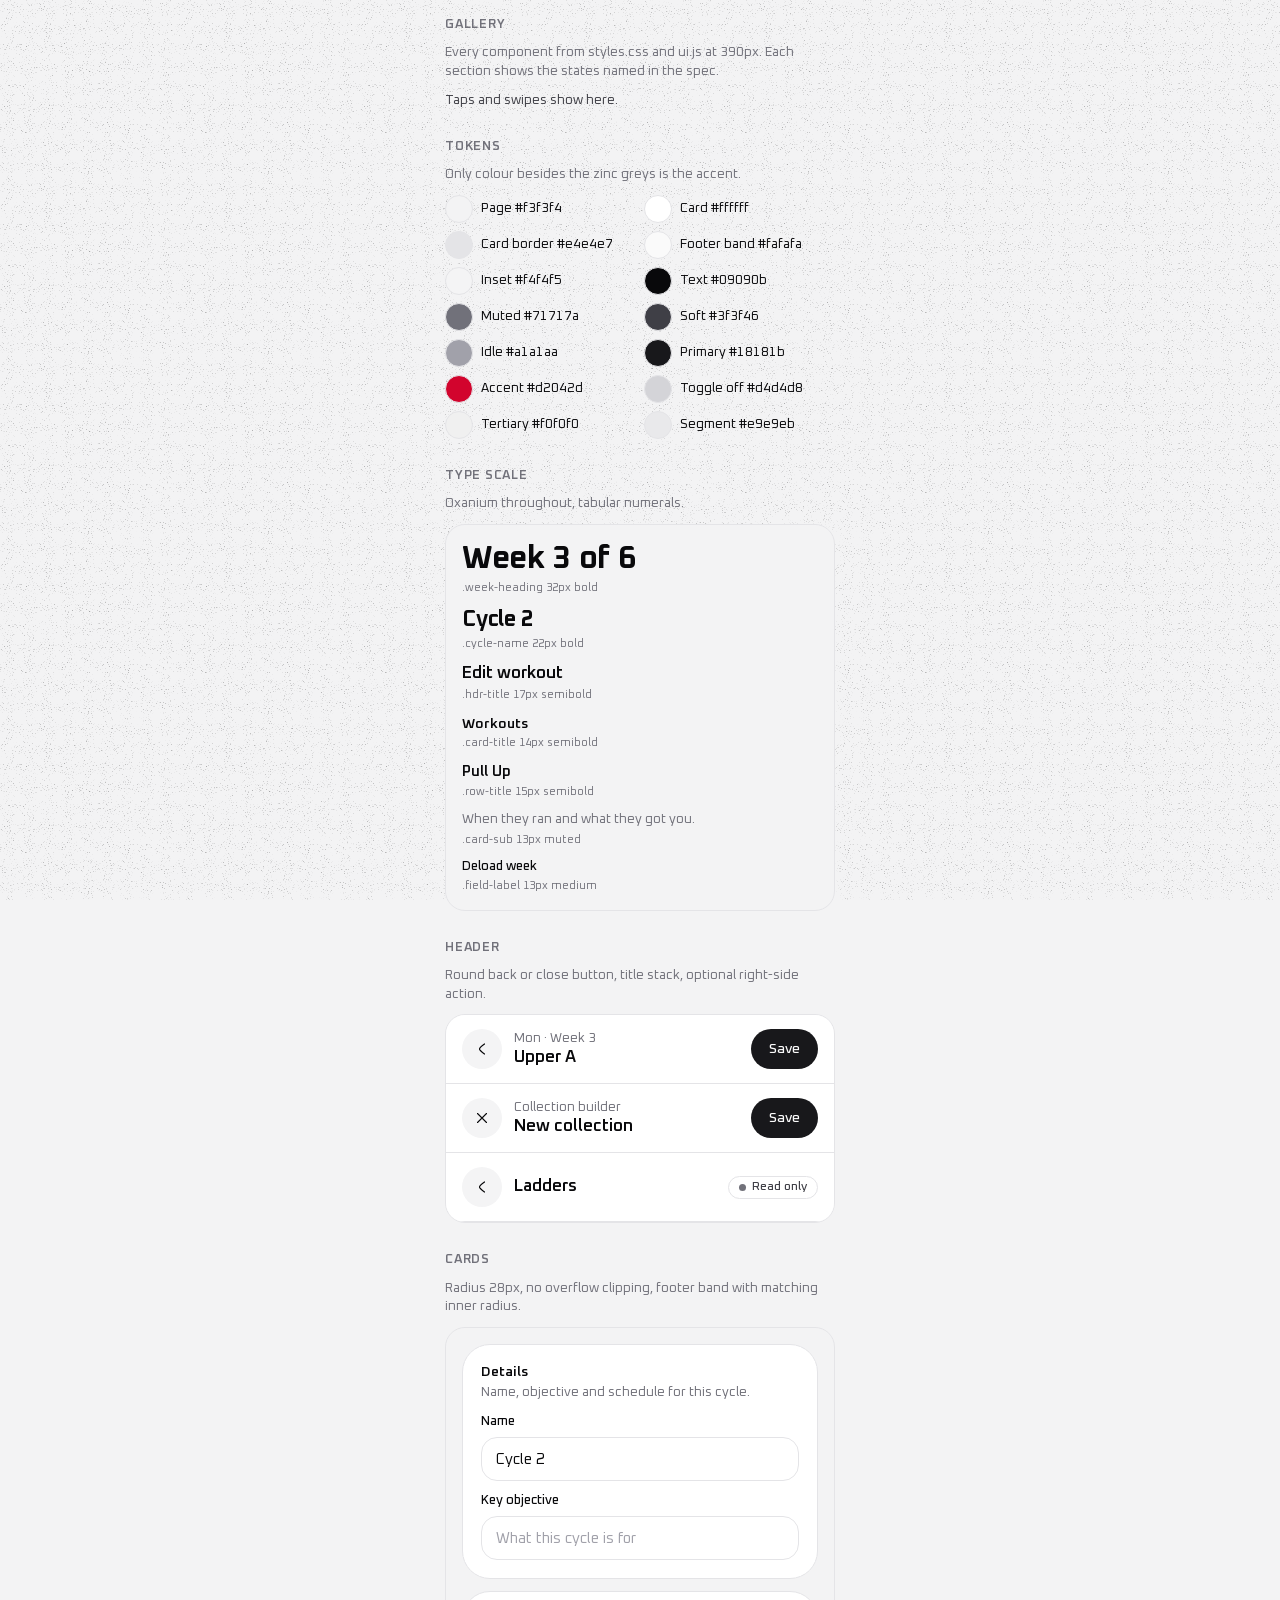
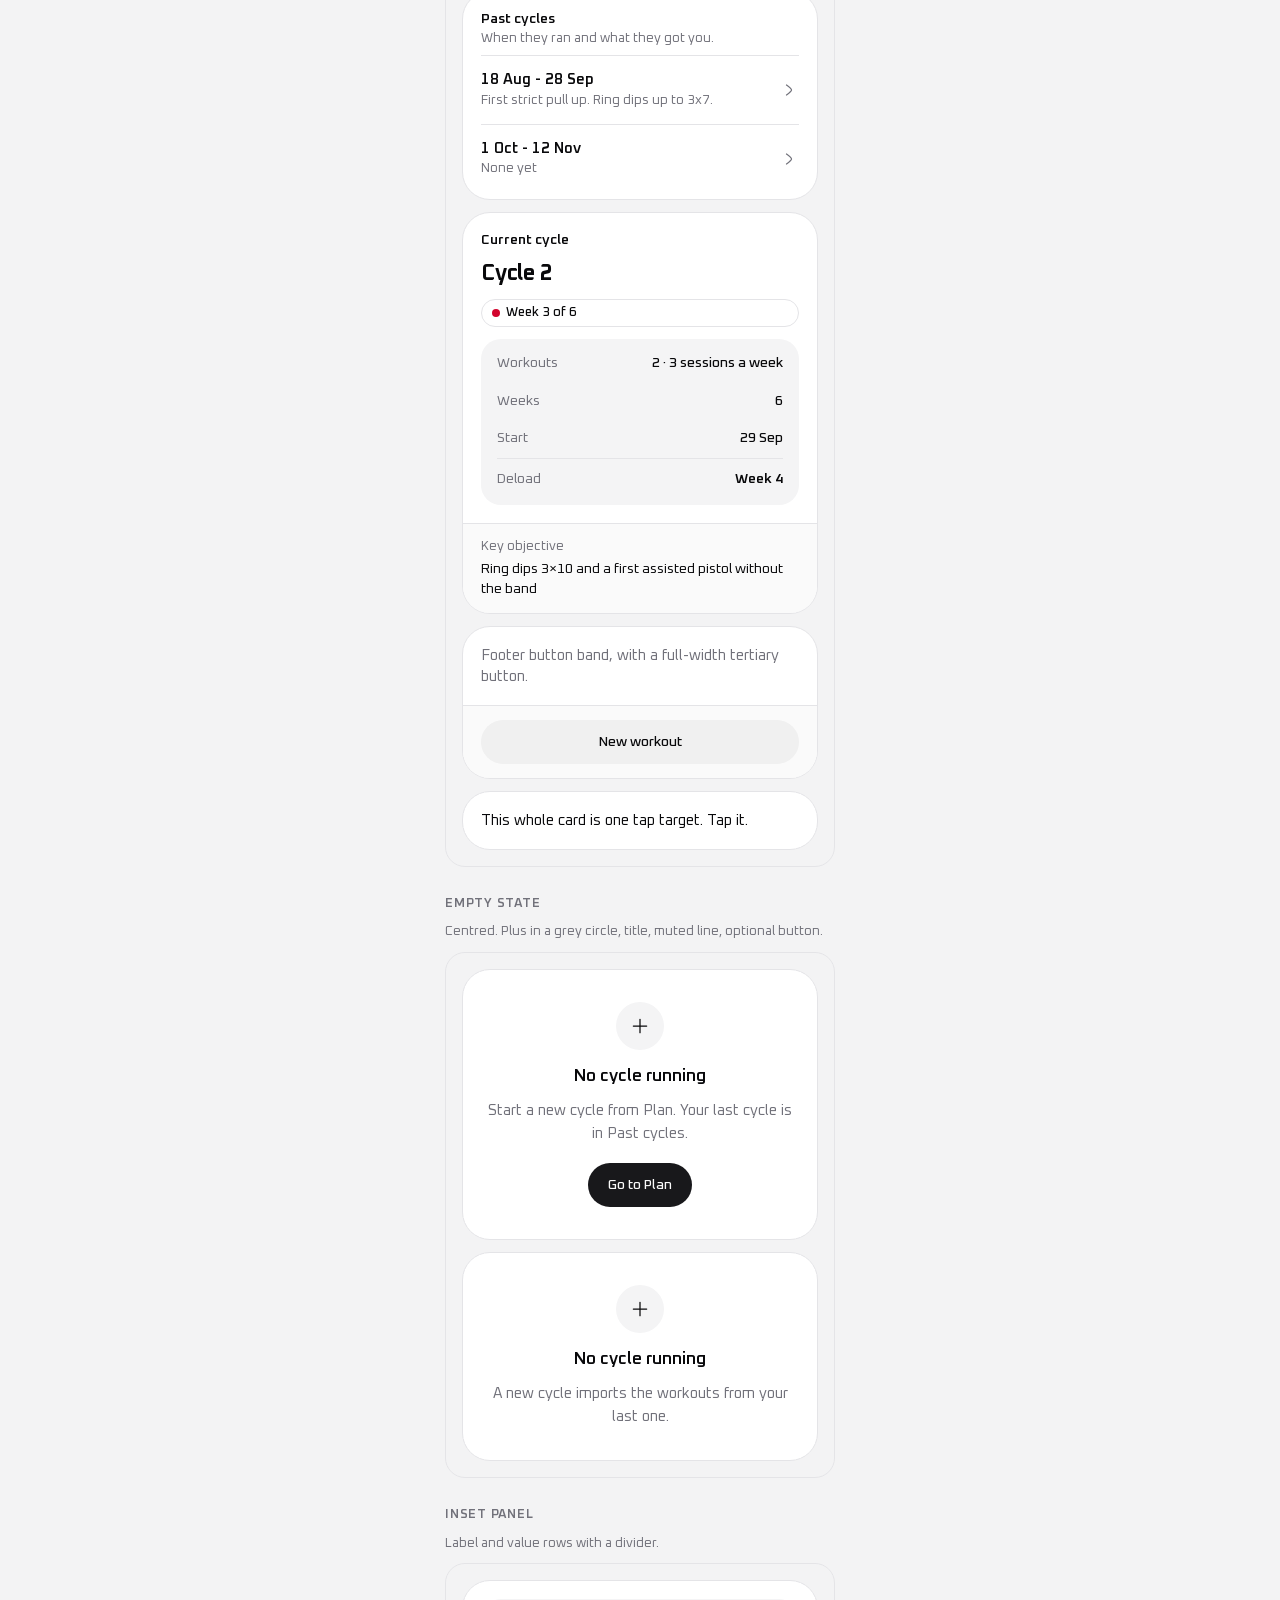
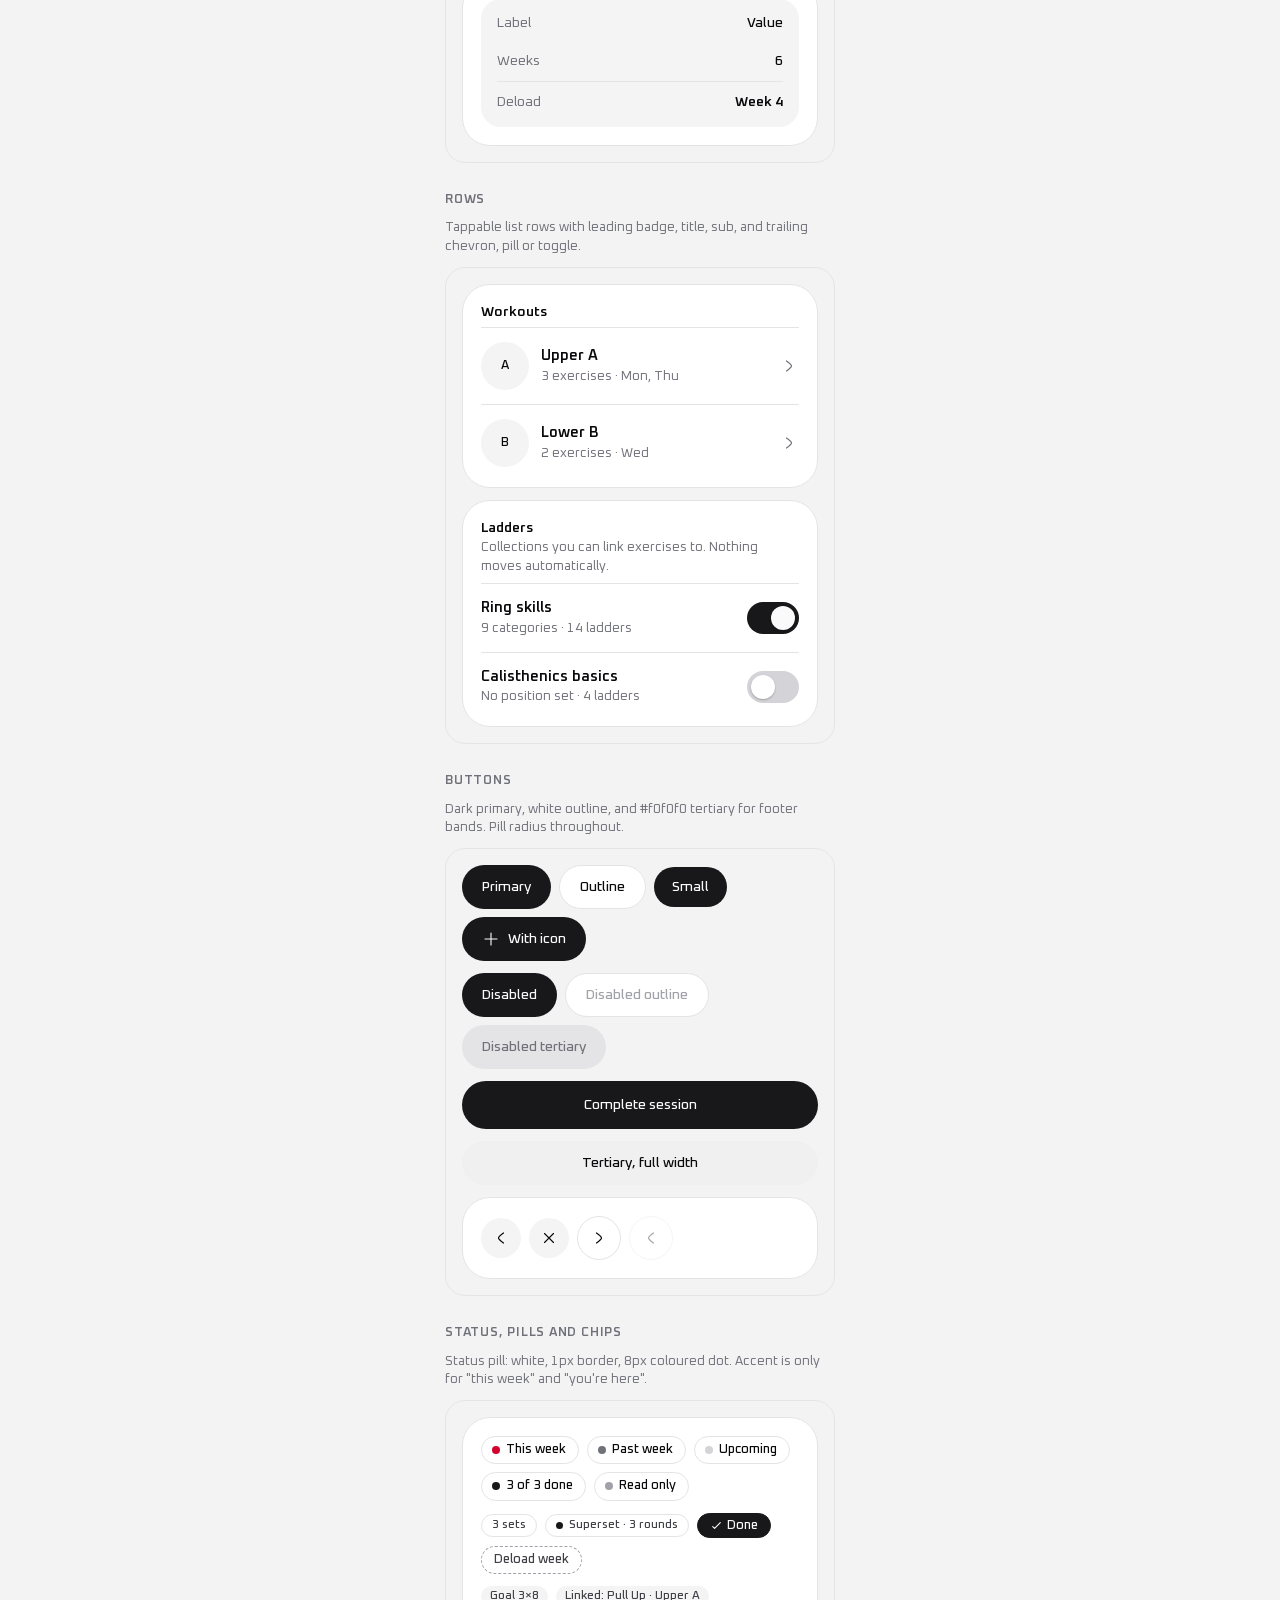
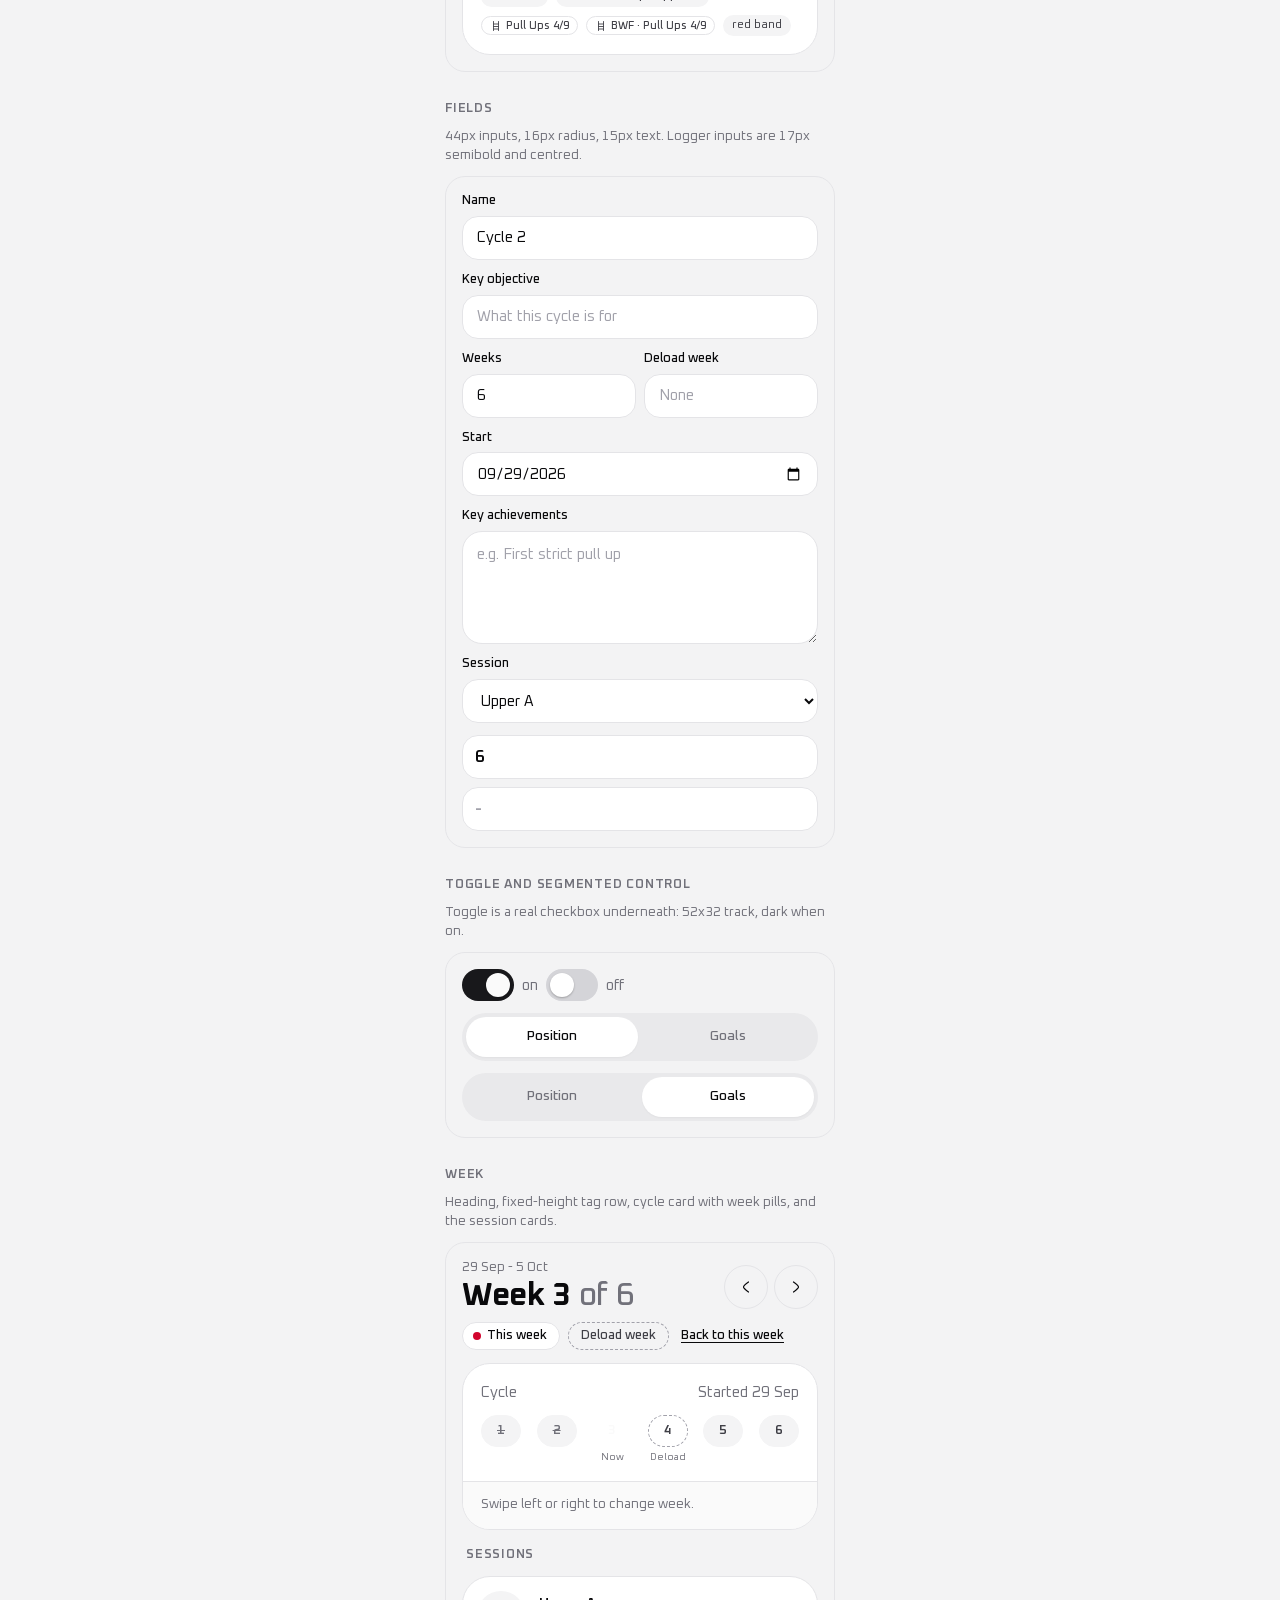
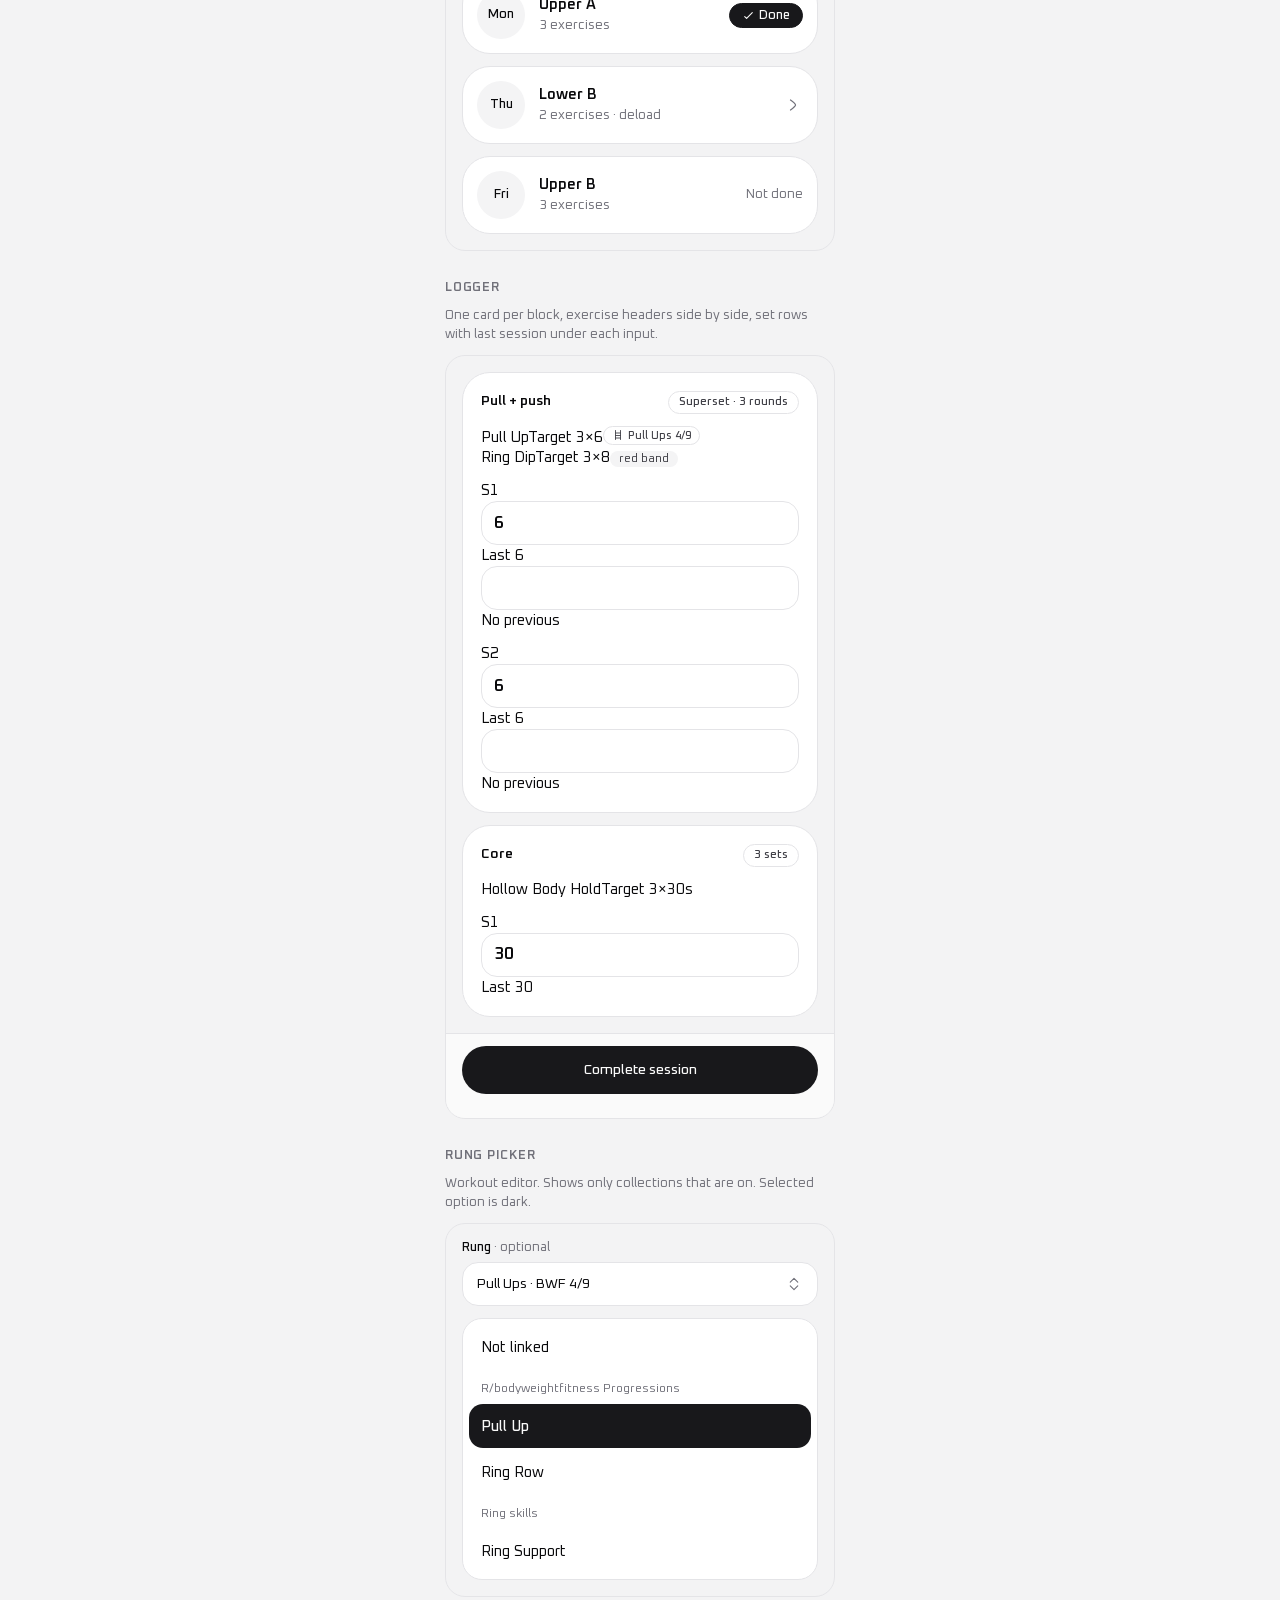
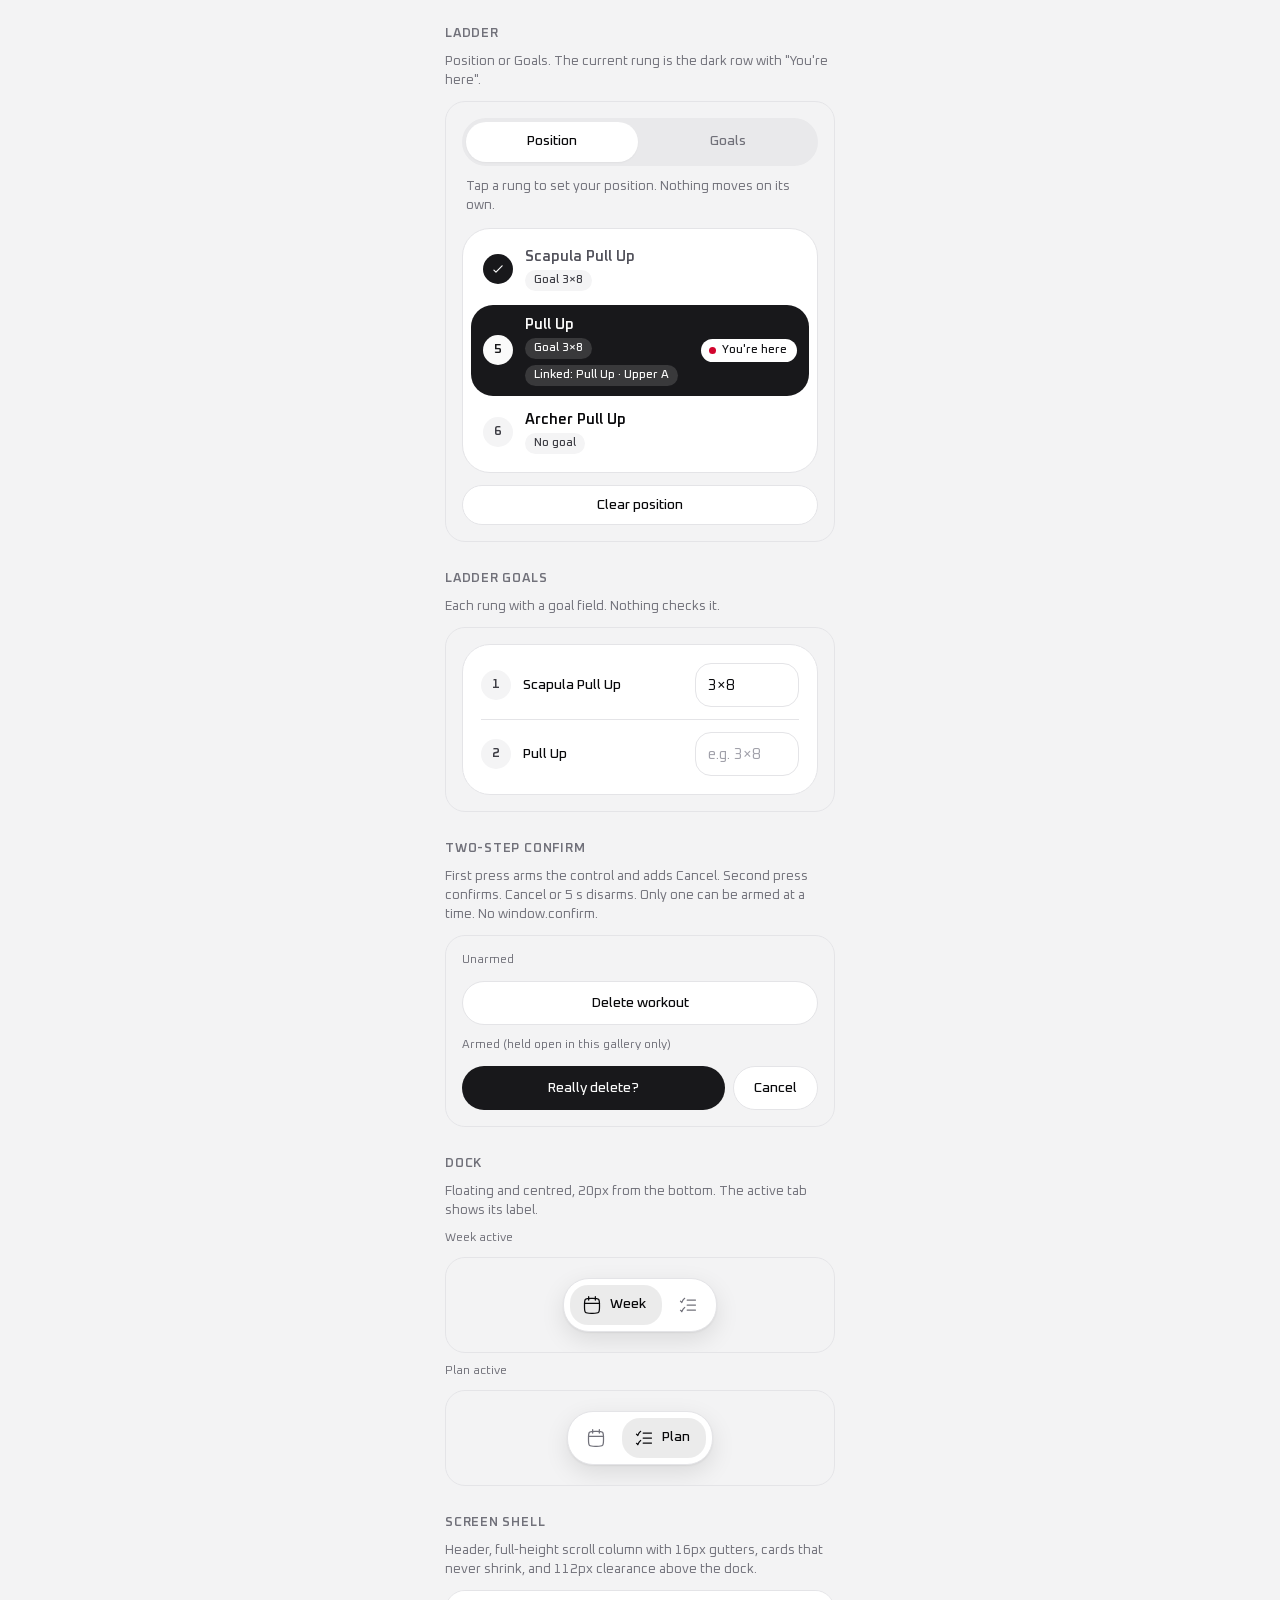
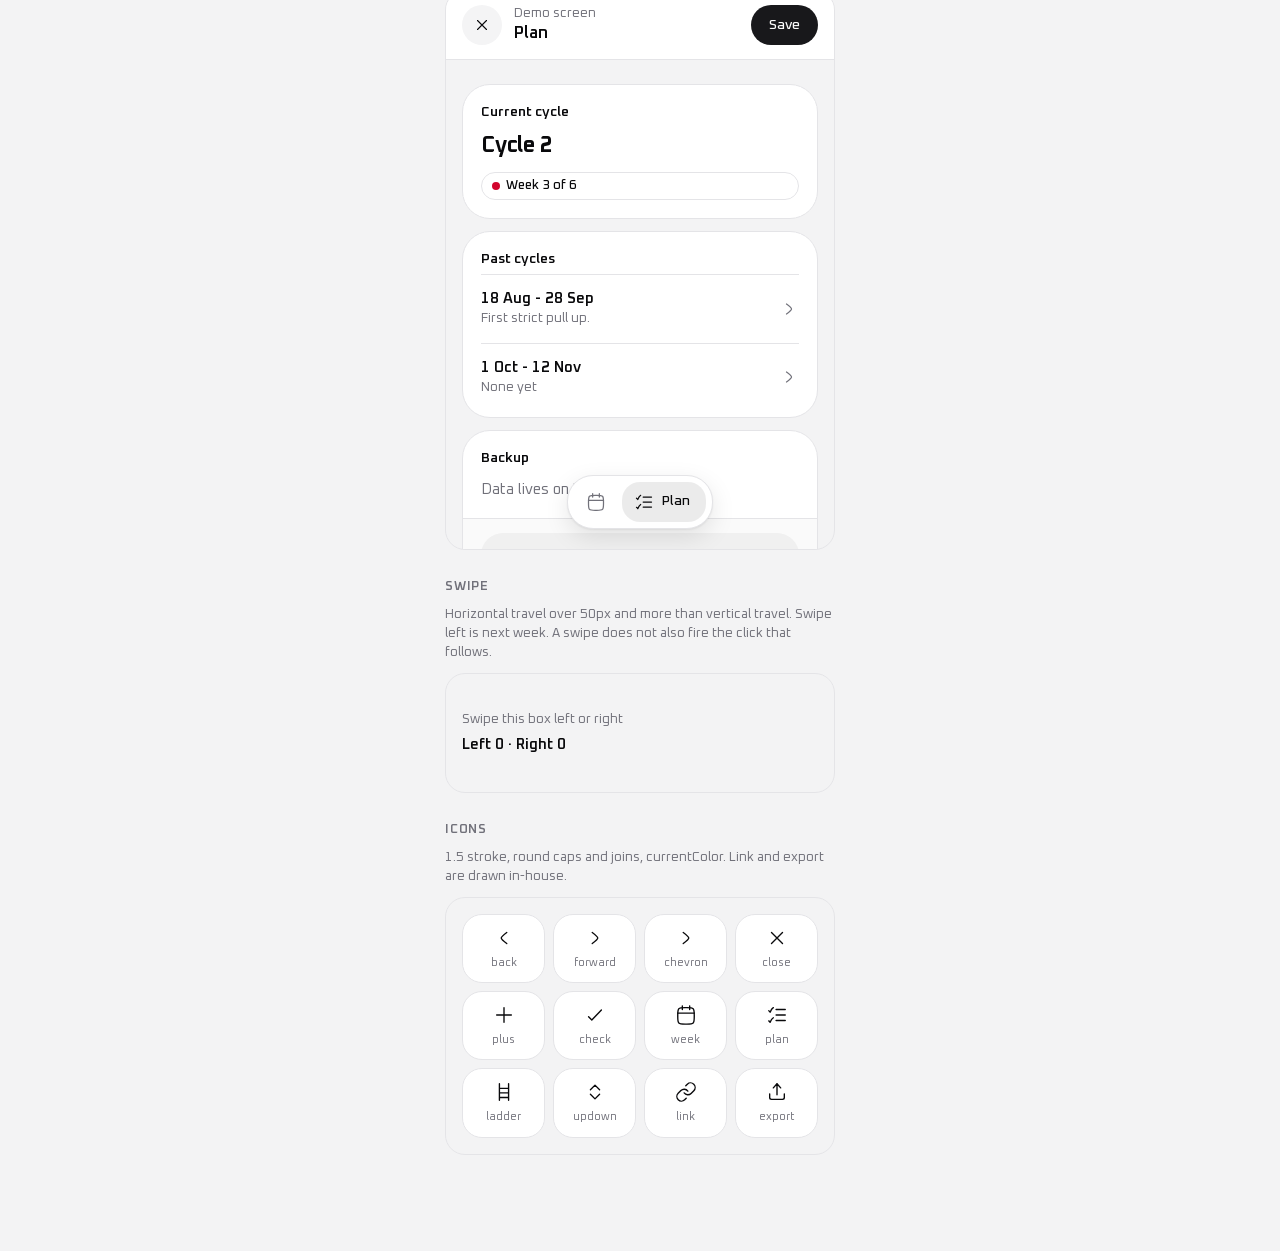
<file: docs/v2/components.html>
<!doctype html>
<html lang="en">
<head>
<meta charset="utf-8">
<meta name="viewport" content="width=device-width, initial-scale=1, viewport-fit=cover">
<title>Bodyweight Ladders v2 - components</title>
<link rel="stylesheet" href="../../styles.css">
<style>
  /* Gallery layout only. Every component comes from styles.css and ui.js. */
  .gallery {
    width: 390px;
    max-width: 100%;
    margin: 0 auto;
    padding: 16px 0 96px;
    display: flex;
    flex-direction: column;
    gap: 28px;
  }
  .g-sec { display: flex; flex-direction: column; gap: 10px; }
  .g-title {
    font-size: 13px;
    font-weight: 600;
    letter-spacing: 0.06em;
    text-transform: uppercase;
    color: var(--muted);
  }
  .g-note { font-size: 13px; line-height: 1.45; color: var(--muted); }
  .g-label { font-size: 12px; color: var(--muted); }

  /* A 390px phone-width frame. Transform makes it the containing block for the fixed dock. */
  .frame {
    position: relative;
    transform: translateZ(0);
    width: 390px;
    max-width: 100%;
    overflow: hidden;
    background: var(--bg);
    border: 1px solid var(--card-border);
    border-radius: 20px;
  }
  .frame.pad { padding: 16px; display: flex; flex-direction: column; gap: 12px; }
  .frame.dock-frame { height: 96px; }
  .frame.swipe { min-height: 120px; padding: 16px; display: flex; flex-direction: column; justify-content: center; gap: 6px; }

  .swatches { display: grid; grid-template-columns: 1fr 1fr; gap: 8px; }
  .swatch { display: flex; align-items: center; gap: 8px; font-size: 13px; line-height: 1.3; }
  .swatch-chip { flex: none; width: 28px; height: 28px; border-radius: 999px; border: 1px solid var(--card-border); }

  .type-row { display: flex; flex-direction: column; gap: 2px; }
  .type-meta { font-size: 11px; color: var(--muted); }

  .icon-grid { display: grid; grid-template-columns: repeat(4, 1fr); gap: 8px; }
  .icon-cell {
    display: flex; flex-direction: column; align-items: center; gap: 6px;
    padding: 12px 4px; background: var(--card); border: 1px solid var(--card-border); border-radius: 20px;
  }
  .icon-cell span { font-size: 11px; color: var(--muted); }

  .row-of { display: flex; flex-wrap: wrap; gap: 8px; align-items: center; }

  .log-line { font-size: 13px; color: var(--soft); min-height: 1.4em; }
</style>
</head>
<body>
<main class="gallery" id="gallery"></main>

<script src="../../ui.js"></script>
<script>
(function () {
  'use strict';
  var h = UI.h;
  var icon = UI.icon;
  var main = document.getElementById('gallery');

  var logEl = h('p', { class: 'log-line', 'aria-live': 'polite' }, 'Taps and swipes show here.');
  function log(text) { logEl.textContent = text; }
  function noop() {}

  function section(title, note) {
    var nodes = Array.prototype.slice.call(arguments, 2);
    main.appendChild(h('section', { class: 'g-sec' },
      h('h2', { class: 'g-title' }, title),
      note ? h('p', { class: 'g-note' }, note) : null,
      nodes));
  }
  function label(text) { return h('p', { class: 'g-label' }, text); }

  // Frame helpers
  function pad(children, extra) {
    return h('div', { class: 'frame pad' + (extra ? ' ' + extra : '') }, children);
  }
  function flush(children, extra) {
    return h('div', { class: 'frame' + (extra ? ' ' + extra : '') }, children);
  }

  // ---- Event log ----
  main.appendChild(h('section', { class: 'g-sec' },
    h('h2', { class: 'g-title' }, 'Gallery'),
    h('p', { class: 'g-note' }, 'Every component from styles.css and ui.js at 390px. Each section shows the states named in the spec.'),
    logEl));

  // ---- Tokens ----
  var tokens = [
    ['Page', '--bg'], ['Card', '--card'], ['Card border', '--card-border'], ['Footer band', '--foot'],
    ['Inset', '--inset'], ['Text', '--text'], ['Muted', '--muted'], ['Soft', '--soft'],
    ['Idle', '--idle'], ['Primary', '--primary'], ['Accent', '--accent'], ['Toggle off', '--toggle-off'],
    ['Tertiary', '--tertiary'], ['Segment', '--seg']
  ];
  var cs = getComputedStyle(document.documentElement);
  section('Tokens', 'Only colour besides the zinc greys is the accent.',
    h('div', { class: 'swatches' }, tokens.map(function (t) {
      var hex = cs.getPropertyValue(t[1]).trim();
      return h('div', { class: 'swatch' },
        h('span', { class: 'swatch-chip', style: { background: 'var(' + t[1] + ')' } }),
        h('span', {}, t[0] + ' ' + hex));
    })));

  // ---- Type scale ----
  section('Type scale', 'Oxanium throughout, tabular numerals.',
    h('div', { class: 'frame pad' }, [
      h('div', { class: 'type-row' }, h('span', { class: 'week-heading' }, 'Week 3 of 6'), h('span', { class: 'type-meta' }, '.week-heading 32px bold')),
      h('div', { class: 'type-row' }, h('span', { class: 'cycle-name' }, 'Cycle 2'), h('span', { class: 'type-meta' }, '.cycle-name 22px bold')),
      h('div', { class: 'type-row' }, h('span', { class: 'hdr-title' }, 'Edit workout'), h('span', { class: 'type-meta' }, '.hdr-title 17px semibold')),
      h('div', { class: 'type-row' }, h('span', { class: 'card-title', style: { padding: '0' } }, 'Workouts'), h('span', { class: 'type-meta' }, '.card-title 14px semibold')),
      h('div', { class: 'type-row' }, h('span', { class: 'row-title' }, 'Pull Up'), h('span', { class: 'type-meta' }, '.row-title 15px semibold')),
      h('div', { class: 'type-row' }, h('span', { class: 'card-sub' }, 'When they ran and what they got you.'), h('span', { class: 'type-meta' }, '.card-sub 13px muted')),
      h('div', { class: 'type-row' }, h('span', { class: 'field-label' }, 'Deload week'), h('span', { class: 'type-meta' }, '.field-label 13px medium'))
    ]));

  // ---- Header ----
  section('Header', 'Round back or close button, title stack, optional right-side action.',
    flush([
      UI.header({ onBack: noop, backIcon: 'back', sub: 'Mon · Week 3', title: 'Upper A',
        right: UI.btn('Save', { small: true }) }),
      UI.header({ onBack: noop, backIcon: 'close', title: 'New collection', sub: 'Collection builder',
        right: UI.btn('Save', { small: true }) }),
      UI.header({ onBack: noop, backIcon: 'back', title: 'Ladders',
        right: UI.pill('Read only', { dot: 'grey' }) })
    ]));

  // ---- Cards ----
  section('Cards', 'Radius 28px, no overflow clipping, footer band with matching inner radius.',
    pad([
      UI.card({
        title: 'Details', sub: 'Name, objective and schedule for this cycle.',
        body: [
          UI.field('Name', UI.input({ value: 'Cycle 2' })),
          UI.field('Key objective', UI.input({ placeholder: 'What this cycle is for' }))
        ]
      }),
      UI.card({
        title: 'Past cycles', sub: 'When they ran and what they got you.', list: true,
        body: [
          UI.row({ title: '18 Aug - 28 Sep', sub: 'First strict pull up. Ring dips up to 3x7.', onClick: function () { log('Open past cycle'); } }),
          UI.row({ title: '1 Oct - 12 Nov', sub: 'None yet', onClick: function () { log('Open past cycle 2'); } })
        ]
      }),
      UI.card({
        title: 'Current cycle',
        body: [
          h('span', { class: 'cycle-name' }, 'Cycle 2'),
          UI.status('Week 3 of 6', 'accent'),
          UI.inset([
            ['Workouts', '2 · 3 sessions a week'],
            ['Weeks', '6'],
            ['Start', '29 Sep'],
            'divider',
            ['Deload', 'Week 4', 'strong']
          ])
        ],
        foot: [h('span', {}, 'Key objective'), h('span', { class: 'card-foot-value' }, 'Ring dips 3×10 and a first assisted pistol without the band')],
        footStack: true
      }),
      UI.card({
        body: [h('span', { class: 'muted' }, 'Footer button band, with a full-width tertiary button.')],
        foot: UI.btn('New workout', { variant: 'tertiary', block: true })
      }),
      UI.card({
        body: [h('span', {}, 'This whole card is one tap target. Tap it.')],
        onClick: function () { log('Card tapped'); }
      })
    ]));

  // ---- Empty states ----
  section('Empty state', 'Centred. Plus in a grey circle, title, muted line, optional button.',
    pad([
      UI.empty({ title: 'No cycle running', text: 'Start a new cycle from Plan. Your last cycle is in Past cycles.',
        action: { label: 'Go to Plan', onClick: function () { log('Go to Plan'); } } }),
      UI.empty({ title: 'No cycle running', text: 'A new cycle imports the workouts from your last one.' })
    ]));

  // ---- Inset ----
  section('Inset panel', 'Label and value rows with a divider.',
    pad([
      UI.card({ body: [UI.inset([['Label', 'Value'], ['Weeks', '6'], 'divider', ['Deload', 'Week 4', 'strong']])] })
    ]));

  // ---- Rows ----
  section('Rows', 'Tappable list rows with leading badge, title, sub, and trailing chevron, pill or toggle.',
    pad([
      UI.card({
        title: 'Workouts', list: true,
        body: [
          UI.row({ lead: h('span', { class: 'day-badge' }, 'A'), title: 'Upper A', sub: '3 exercises · Mon, Thu',
            onClick: function () { log('Edit Upper A'); } }),
          UI.row({ lead: h('span', { class: 'day-badge' }, 'B'), title: 'Lower B', sub: '2 exercises · Wed',
            onClick: function () { log('Edit Lower B'); } })
        ]
      }),
      UI.card({
        title: 'Ladders', sub: 'Collections you can link exercises to. Nothing moves automatically.', list: true,
        body: [
          UI.row({ title: 'Ring skills', sub: '9 categories · 14 ladders', trail: UI.toggle(true, function () {}, 'Ring skills on') }),
          UI.row({ title: 'Calisthenics basics', sub: 'No position set · 4 ladders', trail: UI.toggle(false, function () {}, 'Calisthenics basics on') })
        ]
      })
    ]));

  // ---- Buttons ----
  section('Buttons', 'Dark primary, white outline, and #f0f0f0 tertiary for footer bands. Pill radius throughout.',
    pad([
      h('div', { class: 'row-of' },
        UI.btn('Primary'),
        UI.btn('Outline', { variant: 'outline' }),
        UI.btn('Small', { small: true }),
        UI.btn('With icon', { icon: 'plus' })),
      h('div', { class: 'row-of' },
        UI.btn('Disabled'),
        UI.btn('Disabled outline', { variant: 'outline', disabled: true }),
        UI.btn('Disabled tertiary', { variant: 'tertiary', disabled: true })),
      UI.btn('Complete session', { large: true, block: true }),
      UI.btn('Tertiary, full width', { variant: 'tertiary', block: true }),
      UI.card({ body: h('div', { class: 'row-of' },
        UI.iconBtn('back', function () { log('Back'); }, 'Back'),
        UI.iconBtn('close', function () { log('Close'); }, 'Close'),
        UI.iconBtn('forward', function () { log('Next week'); }, 'Next week', { outline: true }),
        UI.iconBtn('back', noop, 'Previous week (disabled)', { outline: true, disabled: true })) })
    ]));

  // ---- Pills, status, chips ----
  section('Status, pills and chips', 'Status pill: white, 1px border, 8px coloured dot. Accent is only for "this week" and "you\'re here".',
    pad([
      UI.card({ body: [h('div', { class: 'row-of' },
        UI.status('This week', 'accent'),
        UI.status('Past week', 'grey'),
        UI.status('Upcoming', 'light'),
        UI.status('3 of 3 done', 'dark'),
        UI.status('Read only')),
        h('div', { class: 'row-of' },
        UI.pill('3 sets'),
        UI.pill('Superset · 3 rounds', { dot: 'dark' }),
        UI.pill('Done', { dark: true, icon: 'check' }),
        UI.pill('Deload week', { dashed: true })),
        h('div', { class: 'row-of' },
        UI.chip('Goal 3×8'),
        UI.chip('Linked: Pull Up · Upper A'),
        UI.rungBadge('Pull Ups 4/9'),
        UI.rungBadge('BWF · Pull Ups 4/9'),
        h('span', { class: 'note-pill' }, 'red band'))] })
    ]));

  // ---- Form fields ----
  section('Fields', '44px inputs, 16px radius, 15px text. Logger inputs are 17px semibold and centred.',
    pad([
      UI.field('Name', UI.input({ value: 'Cycle 2' })),
      UI.field('Key objective', UI.input({ placeholder: 'What this cycle is for' })),
      h('div', { class: 'field-row' },
        UI.field('Weeks', UI.input({ type: 'number', inputmode: 'numeric', value: 6 })),
        UI.field('Deload week', UI.input({ type: 'number', inputmode: 'numeric', placeholder: 'None' }))),
      UI.field('Start', UI.input({ type: 'date', value: '2026-09-29' })),
      UI.field(h('span', {}, 'Key achievements'), UI.textarea({ rows: 4, placeholder: 'e.g. First strict pull up' })),
      UI.field('Session', h('select', { value: 'upper' },
        h('option', { value: 'upper' }, 'Upper A'),
        h('option', { value: 'lower' }, 'Lower B'))),
      h('div', { class: 'row-of' },
        h('input', { class: 'logger-input', type: 'number', inputmode: 'numeric', value: '6', 'aria-label': 'Reps, set 1' }),
        h('input', { class: 'logger-input', type: 'number', inputmode: 'numeric', placeholder: '-', 'aria-label': 'Reps, set 2' }))
    ]));

  // ---- Toggle and segmented control ----
  section('Toggle and segmented control', 'Toggle is a real checkbox underneath: 52x32 track, dark when on.',
    pad([
      h('div', { class: 'row-of' },
        UI.toggle(true, function (v) { log('Ring skills ' + (v ? 'on' : 'off')); }, 'Ring skills on'),
        h('span', { class: 'muted' }, 'on'),
        UI.toggle(false, function (v) { log('Calisthenics ' + (v ? 'on' : 'off')); }, 'Calisthenics on'),
        h('span', { class: 'muted' }, 'off')),
      UI.seg(['Position', 'Goals'], 'Position', function (v) { log('Segment: ' + v); }),
      UI.seg(['Position', 'Goals'], 'Goals', function (v) { log('Segment: ' + v); })
    ]));

  // ---- Week screen pieces ----
  var weekPills = [1, 2, 3, 4, 5, 6].map(function (n) {
    var cls = 'week-pill';
    if (n < 3) cls += ' is-done';
    if (n === 4) cls += ' is-deload';
    if (n === 3) cls += ' is-selected';
    var tag = n === 3 ? 'Now' : (n === 4 ? 'Deload' : '');
    return h('div', { class: 'week-pill-cell' },
      h('button', { type: 'button', class: cls, 'aria-label': 'Week ' + n, 'aria-current': n === 3 ? 'true' : null,
        onClick: function () { log('Jump to week ' + n); } }, String(n)),
      h('div', { class: 'week-pill-tag' }, tag));
  });

  section('Week', 'Heading, fixed-height tag row, cycle card with week pills, and the session cards.',
    pad([
      h('div', { class: 'week-head' },
        h('div', { class: 'week-head-text' },
          h('span', { class: 'week-range' }, '29 Sep - 5 Oct'),
          h('h1', { class: 'week-heading' }, 'Week 3 ', h('span', { class: 'of' }, 'of 6'))),
        h('div', { class: 'week-nav' },
          UI.iconBtn('back', function () { log('Previous week'); }, 'Previous week', { outline: true }),
          UI.iconBtn('forward', function () { log('Next week'); }, 'Next week', { outline: true }))),
      h('div', { class: 'tag-row' },
        UI.status('This week', 'accent'),
        UI.pill('Deload week', { dashed: true }),
        h('button', { type: 'button', class: 'tag-link', onClick: function () { log('Back to this week'); } }, 'Back to this week')),
      UI.card({
        body: [
          h('div', { class: 'between' }, h('span', { class: 'muted' }, 'Cycle'), h('span', { class: 'muted' }, 'Started 29 Sep')),
          h('div', { class: 'week-pills' }, weekPills)
        ],
        foot: 'Swipe left or right to change week.'
      }),
      h('h2', { class: 'g-title', style: { margin: '4px 4px 0' } }, 'Sessions'),
      h('button', { type: 'button', class: 'session-card', onClick: function () { log('Open Upper A'); } },
        h('span', { class: 'day-badge' }, 'Mon'),
        h('span', { class: 'session-main' },
          h('span', { class: 'session-name' }, 'Upper A'),
          h('span', { class: 'session-sub' }, '3 exercises')),
        UI.pill('Done', { dark: true, icon: 'check' })),
      h('button', { type: 'button', class: 'session-card', onClick: function () { log('Open Lower B'); } },
        h('span', { class: 'day-badge' }, 'Thu'),
        h('span', { class: 'session-main' },
          h('span', { class: 'session-name' }, 'Lower B'),
          h('span', { class: 'session-sub' }, '2 exercises · deload')),
        icon('forward', 20)),
      h('button', { type: 'button', class: 'session-card', disabled: true },
        h('span', { class: 'day-badge' }, 'Fri'),
        h('span', { class: 'session-main' },
          h('span', { class: 'session-name' }, 'Upper B'),
          h('span', { class: 'session-sub' }, '3 exercises')),
        h('span', { class: 'session-state' }, 'Not done'))
    ]));

  // ---- Logger pieces ----
  function exCol(name, target, note, badge) {
    return h('div', { class: 'ex-col' },
      h('span', { class: 'ex-name' }, name),
      h('span', { class: 'ex-target' }, 'Target ' + target),
      note ? h('span', { class: 'note-pill' }, note) : null,
      badge || null);
  }
  function setRow(lbl, cells) {
    return h('div', { class: 'set-row' },
      h('span', { class: 'set-label' }, lbl),
      cells.map(function (c) {
        return h('div', { class: 'set-cell' },
          h('input', { class: 'logger-input', type: 'number', inputmode: 'numeric', value: c.v == null ? '' : String(c.v), 'aria-label': c.aria }),
          h('span', { class: 'set-last' }, c.last));
      }));
  }

  section('Logger', 'One card per block, exercise headers side by side, set rows with last session under each input.',
    flush([
      h('div', { class: 'card-stack', style: { display: 'flex', flexDirection: 'column', gap: '12px', padding: '16px' } },
        UI.card({
          body: [
            h('div', { class: 'between' },
              h('span', { class: 'card-title', style: { padding: 0 } }, 'Pull + push'),
              UI.pill('Superset · 3 rounds')),
            h('div', { class: 'ex-cols' },
              h('div', { class: 'ex-gutter' }),
              exCol('Pull Up', '3×6', null, UI.rungBadge('Pull Ups 4/9')),
              exCol('Ring Dip', '3×8', 'red band', null)),
            setRow('S1', [{ v: 6, aria: 'Pull Up, set 1', last: 'Last 6' }, { v: null, aria: 'Ring Dip, set 1', last: 'No previous' }]),
            setRow('S2', [{ v: 6, aria: 'Pull Up, set 2', last: 'Last 6' }, { v: null, aria: 'Ring Dip, set 2', last: 'No previous' }])
          ]
        }),
        UI.card({
          body: [
            h('div', { class: 'between' },
              h('span', { class: 'card-title', style: { padding: 0 } }, 'Core'),
              UI.pill('3 sets')),
            h('div', { class: 'ex-cols' },
              h('div', { class: 'ex-gutter' }),
              exCol('Hollow Body Hold', '3×30s', null, null)),
            setRow('S1', [{ v: 30, aria: 'Hollow hold, set 1', last: 'Last 30' }])
          ]
        })
      ),
      h('div', { class: 'foot-bar' }, UI.btn('Complete session', { large: true, block: true }))
    ]));

  // ---- Rung picker ----
  section('Rung picker', 'Workout editor. Shows only collections that are on. Selected option is dark.',
    pad([
      UI.field(h('span', {}, 'Rung ', h('span', { class: 'muted' }, '· optional')),
        h('button', { type: 'button', class: 'picker-btn', 'aria-expanded': 'true' },
          h('span', { class: 'picker-value' }, 'Pull Ups · BWF 4/9'),
          icon('updown', 18))),
      h('div', { class: 'picker-list' },
        h('button', { type: 'button', class: 'picker-opt' }, 'Not linked'),
        h('div', { class: 'picker-group' }, 'R/bodyweightfitness Progressions'),
        h('button', { type: 'button', class: 'picker-opt is-selected' }, 'Pull Up'),
        h('button', { type: 'button', class: 'picker-opt' }, 'Ring Row'),
        h('div', { class: 'picker-group' }, 'Ring skills'),
        h('button', { type: 'button', class: 'picker-opt' }, 'Ring Support'))
    ]));

  // ---- Ladder ----
  section('Ladder', 'Position or Goals. The current rung is the dark row with "You\'re here".',
    pad([
      UI.seg(['Position', 'Goals'], 'Position', noop),
      h('p', { class: 'g-note', style: { margin: '0 4px' } }, 'Tap a rung to set your position. Nothing moves on its own.'),
      h('div', { class: 'rung-list' },
        h('button', { type: 'button', class: 'rung is-cleared', 'aria-pressed': 'false' },
          h('span', { class: 'rung-marker' }, icon('check', 14, 2)),
          h('span', { class: 'rung-main' }, h('span', { class: 'rung-name' }, 'Scapula Pull Up'), h('span', { class: 'rung-chips' }, UI.chip('Goal 3×8')))),
        h('button', { type: 'button', class: 'rung is-current', 'aria-pressed': 'true' },
          h('span', { class: 'rung-marker' }, '5'),
          h('span', { class: 'rung-main' }, h('span', { class: 'rung-name' }, 'Pull Up'), h('span', { class: 'rung-chips' },
            UI.chip('Goal 3×8'), UI.chip('Linked: Pull Up · Upper A'))),
          h('span', { class: 'here-pill' }, h('span', { class: 'pill-dot' }), "You're here")),
        h('button', { type: 'button', class: 'rung', 'aria-pressed': 'false' },
          h('span', { class: 'rung-marker' }, '6'),
          h('span', { class: 'rung-main' }, h('span', { class: 'rung-name' }, 'Archer Pull Up'), h('span', { class: 'rung-chips' }, UI.chip('No goal'))))),
      UI.btn('Clear position', { variant: 'outline', small: true })
    ]));

  section('Ladder goals', 'Each rung with a goal field. Nothing checks it.',
    pad([
      h('div', { class: 'goal-list' },
        h('div', { class: 'goal-row' },
          h('span', { class: 'goal-num' }, '1'),
          h('span', { class: 'goal-name' }, 'Scapula Pull Up'),
          h('input', { class: 'goal-input', type: 'text', value: '3×8', 'aria-label': 'Goal for Scapula Pull Up' })),
        h('div', { class: 'goal-row' },
          h('span', { class: 'goal-num' }, '2'),
          h('span', { class: 'goal-name' }, 'Pull Up'),
          h('input', { class: 'goal-input', type: 'text', placeholder: 'e.g. 3×8', 'aria-label': 'Goal for Pull Up' })))
    ]));

  // ---- Two-step confirm ----
  section('Two-step confirm', 'First press arms the control and adds Cancel. Second press confirms. Cancel or 5 s disarms. Only one can be armed at a time. No window.confirm.',
    pad([
      label('Unarmed'),
      UI.twoStep('Delete workout', 'Really delete?', function () { log('Workout deleted'); }, { block: true }),
      label('Armed (held open in this gallery only)'),
      UI.twoStep('Delete block', 'Really delete?', function () { log('Block deleted'); }, { block: true, armed: true, persist: true })
    ]));

  // ---- Dock ----
  section('Dock', 'Floating and centred, 20px from the bottom. The active tab shows its label.',
    label('Week active'),
    h('div', { class: 'frame dock-frame' }, UI.dock(
      [{ id: 'week', label: 'Week', icon: 'week' }, { id: 'plan', label: 'Plan', icon: 'plan' }],
      'week',
      function (id) { log('Dock: ' + id); })),
    label('Plan active'),
    h('div', { class: 'frame dock-frame' }, UI.dock(
      [{ id: 'week', label: 'Week', icon: 'week' }, { id: 'plan', label: 'Plan', icon: 'plan' }],
      'plan',
      function (id) { log('Dock: ' + id); })));

  // ---- Screen shell ----
  section('Screen shell', 'Header, full-height scroll column with 16px gutters, cards that never shrink, and 112px clearance above the dock.',
    h('div', { class: 'frame', style: { height: '560px' } },
      h('div', { class: 'app', style: { height: '560px', maxWidth: 'none' } },
        UI.header({ backIcon: 'close', title: 'Plan', sub: 'Demo screen', right: UI.btn('Save', { small: true }) }),
        h('div', { class: 'screen is-airy has-dock' },
          UI.card({ title: 'Current cycle', body: [h('span', { class: 'cycle-name' }, 'Cycle 2'), UI.status('Week 3 of 6', 'accent')] }),
          UI.card({ title: 'Past cycles', list: true, body: [
            UI.row({ title: '18 Aug - 28 Sep', sub: 'First strict pull up.', onClick: noop }),
            UI.row({ title: '1 Oct - 12 Nov', sub: 'None yet', onClick: noop }) ] }),
          UI.card({ title: 'Backup', body: [h('span', { class: 'muted' }, 'Data lives on this phone only.')], foot: UI.btn('Export data', { variant: 'tertiary', block: true }) }),
          UI.card({ title: 'Ladders', list: true, body: [
            UI.row({ title: 'Ring skills', sub: '9 categories', trail: UI.toggle(true, noop, 'Ring skills on') }) ] })
        ),
        UI.dock(
          [{ id: 'week', label: 'Week', icon: 'week' }, { id: 'plan', label: 'Plan', icon: 'plan' }],
          'plan', noop))));

  // ---- Swipe ----
  var swipeCount = { left: 0, right: 0 };
  var swipeEl = h('div', { class: 'frame swipe swipe-area' },
    h('span', { class: 'week-range' }, 'Swipe this box left or right'),
    h('span', { class: 'row-title', id: 'swipe-count' }, 'Left 0 · Right 0'));
  section('Swipe', 'Horizontal travel over 50px and more than vertical travel. Swipe left is next week. A swipe does not also fire the click that follows.',
    swipeEl);
  UI.onSwipe(swipeEl, {
    onLeft: function () { swipeCount.left++; swipeEl.querySelector('#swipe-count').textContent = 'Left ' + swipeCount.left + ' · Right ' + swipeCount.right; },
    onRight: function () { swipeCount.right++; swipeEl.querySelector('#swipe-count').textContent = 'Left ' + swipeCount.left + ' · Right ' + swipeCount.right; }
  });

  // ---- Icons ----
  var iconNames = ['back', 'forward', 'chevron', 'close', 'plus', 'check', 'week', 'plan', 'ladder', 'updown', 'link', 'export'];
  section('Icons', '1.5 stroke, round caps and joins, currentColor. Link and export are drawn in-house.',
    pad([
      h('div', { class: 'icon-grid' }, iconNames.map(function (name) {
        return h('div', { class: 'icon-cell' }, icon(name, 22), h('span', {}, name));
      }))
    ]));

})();
</script>
</body>
</html>
</file>
<file: styles.css>
/*
 * Bodyweight Ladders v2 - visual system.
 * Tokens on :root, then shared components. Values follow docs/v2/prototype.html
 * and the "Visual system" section of docs/v2/SPEC.md, restyled in the Capsule
 * language: cherry red accent, a sparse grain on the ground, and a dark theme.
 * No external requests.
 */

@font-face {
  font-family: 'Oxanium';
  src: url('fonts/oxanium-latin.woff2') format('woff2');
  font-weight: 200 800;
  font-style: normal;
  font-display: swap;
}

/* ---------- Tokens ---------- */

:root {
  color-scheme: light;
  --bg: #f3f3f4;               /* page background: a very light grey ground; cards stay white */
  --card: #ffffff;
  --card-border: #e4e4e7;
  --foot: #fafafa;             /* card footer band */
  --inset: #f4f4f5;            /* inset panels, round icon buttons, day badges */
  --text: #09090b;
  --muted: #71717a;
  --soft: #3f3f46;
  --ink-2: #52525b;            /* achievements text, cleared rungs */
  --idle: #a1a1aa;             /* idle dot, dashed borders, placeholders */
  --primary: #18181b;          /* dark pill */
  --primary-ink: #fafafa;
  --accent: #d2042d;           /* cherry red, the only colour: "this week", "you're here" */
  --accent-deep: #6b0a1a;      /* dark red: the far end of any accent gradient */
  --faint: #b4b4bb;            /* quieter than --idle: counts, hints */
  --knob: #ffffff;             /* toggle knob */
  --card-shadow: 0 1px 2px rgba(9, 9, 11, 0.04);
  --toggle-off: #d4d4d8;
  --tertiary: #f0f0f0;         /* full-width tertiary buttons in footer bands */
  --seg: #e9e9eb;              /* segmented control track */
  --disabled-bg: #e4e4e7;
  --disabled-ink: #71717a;
  /* The dock follows the theme: a card surface with the theme's ink. */
  --dock-bg: var(--card);
  --dock-border: var(--card-border);
  --dock-ink: var(--text);
  --dock-muted: var(--muted);
  --dock-active: rgba(9, 9, 11, 0.08);
  --shadow-dock: 0 8px 24px rgba(9, 9, 11, 0.10), 0 1px 2px rgba(9, 9, 11, 0.06);
  /* Super-subtle, sparse grain on the page ground only. Cards and the dock stay smooth. */
  --grain: url("data:image/svg+xml,%3Csvg xmlns='http://www.w3.org/2000/svg' width='180' height='180'%3E%3Cfilter id='n'%3E%3CfeTurbulence type='fractalNoise' baseFrequency='.95' numOctaves='2' stitchTiles='stitch'/%3E%3CfeColorMatrix values='0 0 0 0 0  0 0 0 0 0  0 0 0 0 0  1.2 0 0 0 -0.76'/%3E%3C/filter%3E%3Crect width='100%25' height='100%25' filter='url%28%23n%29'/%3E%3C/svg%3E");
  /* Motion. Every animation runs on one of these cubic Bezier splines, never a
     linear or keyword timing. --spline decelerates (things arriving), --spline-move
     accelerates then settles (things travelling), --spline-spring overshoots
     slightly (a press releasing). */
  --spline: cubic-bezier(0.16, 1, 0.3, 1);
  --spline-move: cubic-bezier(0.65, 0, 0.35, 1);
  --spline-spring: cubic-bezier(0.34, 1.56, 0.64, 1);
  --ease-out: var(--spline);
  --t-fast: 0.2s;              /* fades, colour */
  --t-med: 0.34s;              /* controls, in-place morphs */
  --t-slow: 0.46s;             /* pages */

  --r-card: 28px;
  --r-foot: 27px;
  --r-inset: 20px;
  --r-input: 16px;
  --r-pill: 999px;

  --font: 'Oxanium', system-ui, sans-serif;
}

/* Dark: the same zinc scale inverted. Auto follows the system; Plan > Appearance can
   pin either theme through data-theme on <html> (set before paint in index.html). */
@media (prefers-color-scheme: dark) {
  :root:not([data-theme="light"]) {
    color-scheme: dark;
    --bg: #09090b; --card: #18181b; --card-border: #27272a; --foot: #141417; --inset: #232327;
    --text: #fafafa; --muted: #a1a1aa; --soft: #d4d4d8; --ink-2: #a1a1aa; --idle: #71717a; --faint: #46464d;
    --primary: #fafafa; --primary-ink: #18181b; --accent: #ef2b4f; --accent-deep: #8a1528;
    --toggle-off: #3f3f46; --knob: #fafafa; --tertiary: #27272a; --seg: #1f1f23;
    --disabled-bg: #27272a; --disabled-ink: #71717a; --dock-active: rgba(250, 250, 250, 0.10);
    --shadow-dock: 0 8px 24px rgba(0, 0, 0, 0.55), 0 1px 2px rgba(0, 0, 0, 0.4);
    --card-shadow: 0 1px 2px rgba(0, 0, 0, 0.3);
    --grain: url("data:image/svg+xml,%3Csvg xmlns='http://www.w3.org/2000/svg' width='180' height='180'%3E%3Cfilter id='n'%3E%3CfeTurbulence type='fractalNoise' baseFrequency='.95' numOctaves='2' stitchTiles='stitch'/%3E%3CfeColorMatrix values='0 0 0 0 0.42  0 0 0 0 0.42  0 0 0 0 0.42  1.2 0 0 0 -0.74'/%3E%3C/filter%3E%3Crect width='100%25' height='100%25' filter='url%28%23n%29'/%3E%3C/svg%3E");
  }
}
:root[data-theme="dark"] {
  color-scheme: dark;
  --bg: #09090b; --card: #18181b; --card-border: #27272a; --foot: #141417; --inset: #232327;
  --text: #fafafa; --muted: #a1a1aa; --soft: #d4d4d8; --ink-2: #a1a1aa; --idle: #71717a; --faint: #46464d;
  --primary: #fafafa; --primary-ink: #18181b; --accent: #ef2b4f; --accent-deep: #8a1528;
  --toggle-off: #3f3f46; --knob: #fafafa; --tertiary: #27272a; --seg: #1f1f23;
  --disabled-bg: #27272a; --disabled-ink: #71717a; --dock-active: rgba(250, 250, 250, 0.10);
  --shadow-dock: 0 8px 24px rgba(0, 0, 0, 0.55), 0 1px 2px rgba(0, 0, 0, 0.4);
  --card-shadow: 0 1px 2px rgba(0, 0, 0, 0.3);
  --grain: url("data:image/svg+xml,%3Csvg xmlns='http://www.w3.org/2000/svg' width='180' height='180'%3E%3Cfilter id='n'%3E%3CfeTurbulence type='fractalNoise' baseFrequency='.95' numOctaves='2' stitchTiles='stitch'/%3E%3CfeColorMatrix values='0 0 0 0 0.42  0 0 0 0 0.42  0 0 0 0 0.42  1.2 0 0 0 -0.74'/%3E%3C/filter%3E%3Crect width='100%25' height='100%25' filter='url%28%23n%29'/%3E%3C/svg%3E");
}

/* ---------- Base ---------- */

*, *::before, *::after { box-sizing: border-box; }

html, body { height: 100%; }

body {
  margin: 0;
  background-color: var(--bg);
  background-image: var(--grain);
  background-size: 180px 180px;
  background-attachment: fixed;
  color: var(--text);
  font-family: var(--font);
  font-size: 15px;
  line-height: 1.4;
  font-variant-numeric: tabular-nums;
  -webkit-font-smoothing: antialiased;
  -webkit-text-size-adjust: 100%;
  overflow-x: hidden;
}

button { font: inherit; color: inherit; cursor: pointer; -webkit-tap-highlight-color: transparent; }
button:disabled { cursor: default; }

h1, h2, h3, p { margin: 0; }

:focus-visible { outline: 2px solid var(--primary); outline-offset: 2px; }

.muted { color: var(--muted); }
.sr-only {
  position: absolute; width: 1px; height: 1px; margin: -1px; padding: 0;
  overflow: hidden; clip: rect(0 0 0 0); white-space: nowrap; border: 0;
}

/* ---------- Inputs ---------- */

/* :where() keeps the base specificity at zero, so component classes (.goal-input, .logger-input) can override width and height. */
:where(input:not([type="checkbox"]):not([type="radio"])),
:where(textarea) {
  font: inherit;
  font-size: 15px;
  color: var(--text);
  background: var(--card);
  width: 100%;
  min-width: 0;
  height: 44px;
  padding: 0 14px;
  border: 1px solid var(--card-border);
  border-radius: var(--r-input);
  -webkit-appearance: none;
  appearance: none;
}

:where(select) {
  font: inherit;
  font-size: 15px;
  color: var(--text);
  background-color: var(--card);
  width: 100%;
  min-width: 0;
  height: 44px;
  padding: 0 14px;
  border: 1px solid var(--card-border);
  border-radius: var(--r-input);
}

textarea {
  height: auto;
  min-height: 96px;
  padding: 12px 14px;
  border-radius: 20px;
  line-height: 1.45;
  resize: vertical;
}

input::placeholder,
textarea::placeholder { color: var(--idle); opacity: 1; }

input[type="number"] { -moz-appearance: textfield; }
input[type="number"]::-webkit-outer-spin-button,
input[type="number"]::-webkit-inner-spin-button { -webkit-appearance: none; margin: 0; }

/* Logger set inputs: 17px semibold, centred. */
.logger-input {
  height: 44px;
  padding: 0 12px;
  font-size: 17px;
  font-weight: 600;
}

/* ---------- App shell and screens ---------- */

.app {
  position: relative;
  display: flex;
  flex-direction: column;
  width: 100%;
  max-width: 480px;
  height: 100vh;
  height: 100dvh;
  margin: 0 auto;
  overflow: hidden;
  background: transparent;   /* let the grain on body show through */
}

/* Full-height scroll column. Children never shrink, so cards never squash or clip. */
.screen {
  flex: 1 1 auto;
  min-height: 0;
  display: flex;
  flex-direction: column;
  gap: 12px;
  padding: 16px;
  overflow-y: auto;
  overflow-x: hidden;
  -webkit-overflow-scrolling: touch;
  overscroll-behavior-y: contain;
}
.screen > * { flex-shrink: 0; }
.screen.is-airy { padding-top: 24px; }          /* Week, Plan */
.screen.is-centred { justify-content: center; } /* empty states */
.screen.has-dock { padding-bottom: 112px; }     /* clears the floating dock */

/* Horizontal swipes reach pointer events instead of being panned away. */
.swipe-area { touch-action: pan-y; }

.stack { display: flex; flex-direction: column; gap: 12px; }
.field-row { display: flex; gap: 8px; }
.field-row > * { flex: 1 1 0; min-width: 0; }
.between { display: flex; align-items: baseline; justify-content: space-between; gap: 8px; }

/* ---------- Screen header ---------- */

.hdr {
  flex: none;
  display: flex;
  align-items: center;
  gap: 12px;
  padding: 14px 16px;
  background: var(--card);
  border-bottom: 1px solid var(--card-border);
}
.hdr > :not(.hdr-text) { flex: none; }
.hdr-text { flex: 1; min-width: 0; display: flex; flex-direction: column; }
.hdr-sub {
  font-size: 13px;
  line-height: 1.35;
  color: var(--muted);
  white-space: nowrap;
  overflow: hidden;
  text-overflow: ellipsis;
}
.hdr-title {
  font-size: 17px;
  font-weight: 600;
  line-height: 1.3;
  white-space: nowrap;
  overflow: hidden;
  text-overflow: ellipsis;
}

/* Footer bar outside the scroll column (Logger "Complete session"). */
.foot-bar {
  flex: none;
  padding: 12px 16px calc(24px + env(safe-area-inset-bottom, 0px));
  background: var(--foot);
  border-top: 1px solid var(--card-border);
}

/* ---------- Round icon buttons ---------- */

.icon-btn {
  flex: none;
  width: 40px;
  height: 40px;
  padding: 0;
  display: inline-flex;
  align-items: center;
  justify-content: center;
  border: 0;
  border-radius: var(--r-pill);
  background: var(--inset);
  color: var(--text);
  transition: transform 0.4s cubic-bezier(0.34, 1.56, 0.64, 1), border-color 0.2s var(--ease-out), opacity 0.2s var(--ease-out);
}
.icon-btn:active:not(:disabled) { transform: scale(0.92); transition-duration: 0.1s, 0.2s, 0.2s; }
/* Round outline button: transparent, so it sits on the grain (or the card) without a fill. */
.icon-btn--outline {
  width: 44px;
  height: 44px;
  background: transparent;
  border: 1px solid var(--card-border);
}
.icon-btn:disabled { opacity: 0.35; cursor: default; }

/* ---------- Cards ---------- */

/* No overflow:hidden here. Footer bands follow the card's inner radius instead. */
.card {
  display: flex;
  flex-direction: column;
  background: var(--card);
  border: 1px solid var(--card-border);
  border-radius: var(--r-card);
}
.card-tap { width: 100%; text-align: left; color: var(--text); cursor: pointer; }

.card-title {
  padding: 18px 18px 6px;
  display: flex;
  flex-direction: column;
  gap: 2px;
  font-size: 14px;
  font-weight: 600;
  line-height: 1.3;
}
.card-sub {
  font-size: 13px;
  font-weight: 400;
  line-height: 1.45;
  color: var(--muted);
}

.card-body {
  padding: 18px;
  display: flex;
  flex-direction: column;
}
.card-body > * + * { margin-top: 12px; }
.card-title + .card-body { padding-top: 6px; }

/* A list of rows that sits inside a card, with dividers inset 18px. */
.card-list {
  padding: 0 18px 6px;
  display: flex;
  flex-direction: column;
}
.card-title + .card-list { padding-top: 0; }

.card-foot {
  display: flex;
  align-items: center;
  justify-content: space-between;
  gap: 8px;
  padding: 14px 18px;
  background: var(--foot);
  border-top: 1px solid var(--card-border);
  border-radius: 0 0 var(--r-foot) var(--r-foot);
  font-size: 13px;
  line-height: 1.45;
  color: var(--muted);
}
.card-foot.is-stack {
  flex-direction: column;
  align-items: flex-start;
  gap: 2px;
}
.card-foot-value { font-size: 14px; color: var(--text); }

/* Empty state: plus in a grey circle, title, muted line, optional button. */
.empty {
  align-items: center;
  text-align: center;
  gap: 12px;
  padding: 32px 24px;
}
.empty-icon {
  width: 48px;
  height: 48px;
  flex: none;
  border-radius: var(--r-pill);
  background: var(--inset);
  display: flex;
  align-items: center;
  justify-content: center;
}
.empty-title { margin: 4px 0 0; font-size: 17px; font-weight: 600; line-height: 1.3; }
.empty-text { font-size: 15px; line-height: 1.5; color: var(--muted); }
.empty > .btn { margin-top: 6px; }

/* ---------- Inset panel ---------- */

.inset {
  padding: 6px 16px;
  display: flex;
  flex-direction: column;
  background: var(--inset);
  border-radius: var(--r-inset);
}
.inset-row {
  display: flex;
  justify-content: space-between;
  align-items: baseline;
  gap: 12px;
  padding: 9px 0;
  font-size: 14px;
}
.inset-label { color: var(--muted); }
.inset-value { font-weight: 500; text-align: right; }
.inset-value.is-strong { font-weight: 600; }
.inset-div { height: 0; border-top: 1px solid var(--card-border); }
.inset-div + .inset-row { padding-top: 11px; }

/* ---------- Tappable list rows ---------- */

.row {
  display: flex;
  align-items: center;
  gap: 12px;
  min-height: 56px;
  margin: 0 18px;
  padding: 14px 0;
  background: none;
  border: 0;
  color: var(--text);
  font: inherit;
  text-align: left;
}
button.row { cursor: pointer; }
.row-lead { flex: none; display: flex; align-items: center; }
.row-main { flex: 1; min-width: 0; display: flex; flex-direction: column; gap: 2px; }
.row-title { font-size: 15px; font-weight: 600; line-height: 1.3; }
.row-sub { font-size: 13px; line-height: 1.4; color: var(--muted); }
.row-trail { flex: none; display: flex; align-items: center; gap: 8px; color: var(--muted); }

/* Rows inside .card-list or .card-body already sit inside the 18px gutter.
   Rows directly inside a .card get their own 18px inset. Dividers follow. */
.card-list > .row,
.card-body > .row { margin: 0; }
.card > .row { margin: 0 18px; }
.card > .row + .row,
.card-list > .row + .row,
.card-body > .row + .row,
.card-title + .row,
.card-title + .card-list > .row:first-child { border-top: 1px solid var(--card-border); }

/* ---------- Buttons ---------- */

.btn {
  display: inline-flex;
  align-items: center;
  justify-content: center;
  gap: 8px;
  flex: none;
  height: 44px;
  padding: 0 20px;
  border: 0;
  border-radius: var(--r-pill);
  font-size: 14px;
  font-weight: 500;
  line-height: 1;
  white-space: nowrap;
  transition: background-color 0.2s var(--ease-out), color 0.2s var(--ease-out), border-color 0.2s var(--ease-out), transform 0.4s cubic-bezier(0.34, 1.56, 0.64, 1);
}
/* A quick press and a springy release. */
.btn:active:not(:disabled) { transform: scale(0.96); transition-duration: 0.2s, 0.2s, 0.2s, 0.1s; }
.btn .icon { flex: none; }

.btn-primary { background: var(--primary); color: var(--primary-ink); }
.btn-outline { background: var(--card); color: var(--text); border: 1px solid var(--card-border); }
.btn-tertiary { background: var(--tertiary); color: var(--text); }

.btn-sm { height: 40px; padding: 0 18px; }
.btn-lg { height: 48px; padding: 0 24px; }
.btn-block { display: flex; width: 100%; }

/* Disabled comes after the variants so it wins. */
.btn:disabled,
.btn-primary:disabled,
.btn-tertiary:disabled {
  background: var(--disabled-bg);
  color: var(--disabled-ink);
  cursor: default;
  transform: none;
}
.btn-outline:disabled {
  background: var(--card);
  color: var(--idle);
  border-color: var(--card-border);
  cursor: default;
  transform: none;
}

/* ---------- Pills, status, chips ---------- */

.pill {
  display: inline-flex;
  align-items: center;
  gap: 6px;
  flex: none;
  padding: 3px 10px;
  font-size: 12px;
  font-weight: 500;
  line-height: 1.2;
  white-space: nowrap;
  color: var(--soft);
  background: transparent;
  border: 1px solid var(--card-border);
  border-radius: var(--r-pill);
}
.pill-dark {
  display: inline-flex;
  align-items: center;
  gap: 4px;
  flex: none;
  padding: 4px 12px;
  font-size: 13px;
  font-weight: 500;
  line-height: 1.2;
  white-space: nowrap;
  background: var(--primary);
  border: 1px solid var(--primary);
  border-radius: var(--r-pill);
  color: var(--primary-ink);
}
.pill-dark .icon { flex: none; }
.pill-dashed {
  flex: none;
  padding: 4px 12px;
  font-size: 13px;
  font-weight: 500;
  white-space: nowrap;
  color: var(--soft);
  background: transparent;
  border: 1px dashed var(--idle);
  border-radius: var(--r-pill);
}
.pill-dot {
  width: 7px;
  height: 7px;
  flex: none;
  border-radius: var(--r-pill);
  background: var(--idle);
}

/* Status pill: white, 1px border, 8px coloured dot. */
.status {
  display: inline-flex;
  align-items: center;
  gap: 6px;
  flex: none;
  padding: 4px 12px 4px 10px;
  font-size: 13px;
  font-weight: 500;
  color: var(--text);
  white-space: nowrap;
  background: var(--card);
  border: 1px solid var(--card-border);
  border-radius: var(--r-pill);
}
.status > .dot {
  display: block;
  flex: none;
  width: 8px;
  height: 8px;
  border-radius: var(--r-pill);
  background: var(--idle);
}
.dot-accent { background: var(--accent) !important; }
.dot-grey { background: var(--muted) !important; }
.dot-light { background: var(--toggle-off) !important; }
.dot-dark { background: var(--primary) !important; }

.chip {
  display: inline-flex;
  align-items: center;
  flex: none;
  padding: 2px 9px;
  font-size: 12px;
  font-weight: 500;
  line-height: 1.4;
  white-space: nowrap;
  color: var(--soft);
  background: var(--inset);
  border-radius: var(--r-pill);
}

/* Logger badge: "Pull Ups 4/9". Icon stroke is 1.75 to match the prototype. */
.rung-badge {
  display: inline-flex;
  align-items: center;
  gap: 4px;
  flex: none;
  padding: 1px 8px;
  font-size: 11px;
  font-weight: 500;
  line-height: 1.4;
  white-space: nowrap;
  color: var(--soft);
  border: 1px solid var(--card-border);
  border-radius: var(--r-pill);
}
.rung-badge .icon { stroke-width: 1.75; }

/* ---------- Form fields ---------- */

.field {
  display: flex;
  flex-direction: column;
  gap: 6px;
  min-width: 0;
}
.field-label { font-size: 13px; font-weight: 500; line-height: 1.3; color: var(--text); }
.field-label .muted { font-weight: 400; }

/* ---------- Toggle (real checkbox underneath) ---------- */

.toggle {
  position: relative;
  display: inline-block;
  flex: none;
  width: 52px;
  height: 32px;
  cursor: pointer;
}
.toggle input {
  position: absolute;
  inset: 0;
  width: 100%;
  height: 100%;
  margin: 0;
  opacity: 0;
  cursor: pointer;
  z-index: 1;
}
.toggle-track {
  position: absolute;
  inset: 0;
  border-radius: var(--r-pill);
  background: var(--toggle-off);
  transition: background-color 0.25s var(--ease-out);
}
.toggle-knob {
  position: absolute;
  top: 4px;
  left: 4px;
  width: 24px;
  height: 24px;
  border-radius: var(--r-pill);
  background: var(--knob);
  box-shadow: 0 1px 2px rgba(0, 0, 0, 0.25);
  transition: transform 0.25s var(--ease-out);
  pointer-events: none;
}
.toggle input:checked ~ .toggle-track { background: var(--primary); }
.toggle input:checked ~ .toggle-knob { transform: translateX(20px); background: var(--primary-ink); }
.toggle input:focus-visible ~ .toggle-track { outline: 2px solid var(--primary); outline-offset: 2px; }

/* ---------- Segmented control ---------- */

.seg {
  display: flex;
  gap: 4px;
  padding: 4px;
  background: var(--seg);
  border-radius: var(--r-pill);
}
.seg-opt {
  flex: 1 1 0;
  min-width: 0;
  height: 40px;
  padding: 0 12px;
  border: 0;
  border-radius: var(--r-pill);
  background: transparent;
  color: var(--muted);
  font-size: 14px;
  font-weight: 500;
  transition: background-color 0.2s var(--ease-out), color 0.2s var(--ease-out), box-shadow 0.2s var(--ease-out);
}
.seg-opt.is-selected {
  background: var(--card);
  color: var(--text);
  box-shadow: var(--card-shadow);
}

/* ---------- Week screen ---------- */

.week-head {
  display: flex;
  align-items: flex-end;
  justify-content: space-between;
  gap: 8px;
}
.week-head-text { display: flex; flex-direction: column; gap: 2px; min-width: 0; }
.week-range { font-size: 13px; line-height: 1.35; color: var(--muted); }
.week-heading {
  margin: 0;
  font-size: 32px;
  line-height: 1.15;
  font-weight: 700;
  letter-spacing: -0.01em;
}
.week-heading .of { color: var(--muted); font-weight: 500; }
.week-num, .week-heading .of { display: inline-block; }   /* each one a single box, so it can move on its own */
.week-nav { flex: none; display: flex; gap: 6px; padding-bottom: 6px; }

/* Fixed-height single line: the content below never moves when tags change. */
.tag-row {
  display: flex;
  align-items: center;
  flex-wrap: nowrap;
  gap: 8px;
  height: 30px;
  overflow: hidden;
  white-space: nowrap;
}
.week-head + .tag-row { margin-top: -6px; }
.tag-link {
  padding: 4px 4px;
  border: 0;
  background: transparent;
  font-size: 13px;
  font-weight: 500;
  color: var(--text);
  text-decoration: underline;
  text-underline-offset: 3px;
}

.week-pills {
  display: flex;
  justify-content: space-between;
  gap: 6px;
}
.week-pill-cell {
  position: relative;
  display: flex;
  flex-direction: column;
  align-items: center;
  gap: 4px;
}
.week-pill {
  width: 40px;
  height: 32px;
  padding: 0;
  display: flex;
  align-items: center;
  justify-content: center;
  font-family: inherit;
  font-size: 13px;
  font-weight: 600;
  color: var(--soft);
  background: var(--inset);
  border: 1px solid var(--inset);
  border-radius: var(--r-pill);
  box-sizing: border-box;
}
.week-pill.is-done { color: var(--muted); text-decoration: line-through; }
.week-pill.is-deload { background: var(--card); border: 1px dashed var(--idle); }
.week-pill.is-selected {
  position: relative;
  z-index: 1;
  background: transparent;
  border-color: transparent;
  color: var(--primary-ink);
}
/* The selected week's fill, behind its pill. A week change glides it to the next pill. */
.week-pill-thumb {
  position: absolute;
  top: 0;
  left: 50%;
  width: 40px;
  height: 32px;
  margin-left: -20px;
  border-radius: var(--r-pill);
  background: var(--primary);
}
.week-pill-tag {
  height: 12px;
  font-size: 10px;
  line-height: 12px;
  color: var(--muted);
  white-space: nowrap;
}

/* Session card on the Week screen. Built as a button, not .card (no 18px body). */
.session-card {
  display: flex;
  align-items: center;
  gap: 14px;
  width: 100%;
  padding: 14px;
  color: var(--text);
  text-align: left;
  background: var(--card);
  border: 1px solid var(--card-border);
  border-radius: var(--r-card);
  cursor: pointer;
}
.session-card:disabled { cursor: default; }
.session-main { flex: 1; min-width: 0; display: flex; flex-direction: column; gap: 2px; }
.session-name { font-size: 15px; font-weight: 600; line-height: 1.3; }
.session-sub { font-size: 13px; line-height: 1.4; color: var(--muted); }
.session-state { flex: none; font-size: 13px; color: var(--muted); }
.session-card > .icon { flex: none; color: var(--muted); }

.day-badge {
  width: 48px;
  height: 48px;
  flex: none;
  display: flex;
  align-items: center;
  justify-content: center;
  font-size: 13px;
  font-weight: 500;
  color: var(--text);
  background: var(--inset);
  border-radius: var(--r-pill);
}

/* ---------- Plan and cycle ---------- */

.cycle-name { font-size: 22px; font-weight: 700; line-height: 1.2; letter-spacing: -0.01em; }
.screen-kicker { font-size: 13px; line-height: 1.35; color: var(--muted); }

/* ---------- Logger ----------
   Each block lists its exercises first, then logs them in an inset grid below:
   a column per exercise, a row per set or round, and an RPE row. */

.note-pill {
  font-size: 12px;
  line-height: 1.4;
  color: var(--soft);
  background: var(--inset);
  border-radius: var(--r-pill);
  padding: 2px 9px;
}

.lx-card .card-body { gap: 0; padding-bottom: 12px; }
.lx-head-row { align-items: center; padding-bottom: 4px; }
.lx-card .lx-list { display: flex; flex-direction: column; margin-top: 0; }
.lx-ex {
  display: flex;
  align-items: flex-start;
  gap: 12px;
  padding: 12px 0;
  border-bottom: 1px solid var(--card-border);
}
.lx-tag {
  flex: none;
  width: 32px;
  height: 32px;
  display: flex;
  align-items: center;
  justify-content: center;
  font-size: 12px;
  font-weight: 600;
  color: var(--primary-ink);
  background: var(--primary);
  border-radius: var(--r-pill);
}
.lx-ex-main { flex: 1; min-width: 0; display: flex; flex-direction: column; gap: 4px; }
.lx-ex-name { font-size: 15px; font-weight: 600; line-height: 1.25; }
.lx-ex-sub { font-size: 13px; color: var(--muted); }
.lx-ex-chips { display: flex; flex-wrap: wrap; gap: 6px; }

/* The inset grid. It bleeds 6px past the card's 18px padding, as in the trial. */
.lx-grid {
  display: flex;
  flex-direction: column;
  gap: 8px;
  margin: 12px -6px 0;
  padding: 10px 10px 12px;
  background: var(--inset);
  border-radius: var(--r-inset);
}
.lx-row { display: flex; gap: 8px; align-items: flex-start; }
.lx-label {
  flex: none;
  width: 34px;
  height: 44px;
  display: flex;
  align-items: center;
  font-size: 12px;
  font-weight: 600;
  color: var(--muted);
}
.lx-head { margin-bottom: -2px; }
.lx-head .lx-label { height: auto; }
.lx-col-tag { flex: 1 1 0; min-width: 0; text-align: center; font-size: 12px; font-weight: 600; color: var(--ink-2); }
.lx-cell { flex: 1 1 0; min-width: 0; display: flex; flex-direction: column; align-items: center; gap: 3px; }
.lx-cell .logger-input { text-align: center; }
.lx-last { font-size: 11px; line-height: 1.3; color: var(--muted); }
.lx-rpe { margin-top: 2px; padding-top: 12px; border-top: 1px dashed var(--toggle-off); }
.lx-rpe .lx-label { color: var(--text); }
.logger-input.is-rpe { background: var(--foot); border-color: var(--toggle-off); }
.logger-input.is-rpe::placeholder { color: var(--idle); }

/* Rest between rows: a quiet rule with the block's rest in the middle, under the inputs. */
.lx-rest { display: flex; align-items: center; gap: 8px; padding: 0 0 0 42px; margin: -2px 0; }
.lx-rest-line { flex: 1; height: 1px; background: var(--toggle-off); }
.lx-rest-text { display: inline-flex; align-items: center; gap: 5px; font-size: 12px; font-weight: 500; color: var(--ink-2); }

/* Warm-up / prep: a list only. The last row needs no divider, and its tags are light. */
.lx-card.is-warmup .lx-ex:last-child { border-bottom: 0; padding-bottom: 0; }
.lx-tag.is-light { color: var(--soft); background: var(--inset); }

/* 4+ exercises: columns keep a usable width and the grid scrolls sideways. */
.lx-grid.is-wide { overflow-x: auto; overscroll-behavior-x: contain; scrollbar-width: none; }
.lx-grid.is-wide::-webkit-scrollbar { display: none; }
.lx-grid.is-wide .lx-row { width: max-content; min-width: 100%; }
.lx-grid.is-wide .lx-cell, .lx-grid.is-wide .lx-col-tag { flex: 0 0 72px; }

/* Rung picker (Workout editor, "Rung - optional") */
.picker-btn {
  display: flex;
  align-items: center;
  justify-content: space-between;
  gap: 8px;
  width: 100%;
  min-height: 44px;
  padding: 8px 14px;
  font-size: 14px;
  color: var(--text);
  text-align: left;
  background: var(--card);
  border: 1px solid var(--card-border);
  border-radius: var(--r-input);
}
.picker-btn .picker-value { min-width: 0; overflow: hidden; text-overflow: ellipsis; white-space: nowrap; }
.picker-btn .picker-value.is-empty { color: var(--muted); }
.picker-btn .icon { flex: none; color: var(--muted); }
.picker-list {
  display: flex;
  flex-direction: column;
  gap: 2px;
  max-height: 280px;
  padding: 6px;
  overflow-y: auto;
  background: var(--card);
  border: 1px solid var(--card-border);
  border-radius: 20px;
}
.picker-group { padding: 10px 12px 4px; font-size: 12px; color: var(--muted); }
.picker-opt {
  width: 100%;
  min-height: 44px;
  padding: 8px 12px;
  font-size: 15px;
  color: var(--text);
  text-align: left;
  background: transparent;
  border: 0;
  border-radius: 14px;
}
.picker-opt.is-selected { background: var(--primary); color: var(--primary-ink); font-weight: 500; }

/* ---------- Ladders ---------- */

.rung-list {
  padding: 8px;
  display: flex;
  flex-direction: column;
  gap: 4px;
  background: var(--card);
  border: 1px solid var(--card-border);
  border-radius: var(--r-card);
}
.rung {
  display: flex;
  align-items: center;
  gap: 12px;
  width: 100%;
  min-height: 60px;
  padding: 10px 12px;
  color: var(--text);
  text-align: left;
  font: inherit;
  background: transparent;
  border: 0;
  border-radius: 22px;
}
.rung.is-cleared { color: var(--ink-2); }
.rung.is-current { background: var(--primary); color: var(--primary-ink); }
.rung.is-current .chip { background: rgba(255, 255, 255, 0.14); background: color-mix(in srgb, var(--primary-ink) 14%, transparent); color: var(--primary-ink); }
.rung-marker {
  width: 30px;
  height: 30px;
  flex: none;
  display: flex;
  align-items: center;
  justify-content: center;
  font-size: 13px;
  font-weight: 600;
  color: var(--soft);
  background: var(--inset);
  border-radius: var(--r-pill);
}
.rung.is-cleared .rung-marker { background: var(--primary); color: var(--primary-ink); }
.rung.is-current .rung-marker { background: var(--primary-ink); color: var(--primary); }
.rung-main { flex: 1; min-width: 0; display: flex; flex-direction: column; align-items: flex-start; gap: 4px; }
.rung-name { font-size: 15px; font-weight: 600; line-height: 1.3; }
.rung-chips { display: flex; flex-wrap: wrap; gap: 6px; }
.here-pill {
  flex: none;
  display: flex;
  align-items: center;
  gap: 6px;
  padding: 3px 10px 3px 8px;
  font-size: 12px;
  font-weight: 500;
  white-space: nowrap;
  color: var(--primary);
  background: var(--card);
  border-radius: var(--r-pill);
}
.here-pill .pill-dot { background: var(--accent); }

.goal-list {
  padding: 6px 18px;
  display: flex;
  flex-direction: column;
  background: var(--card);
  border: 1px solid var(--card-border);
  border-radius: var(--r-card);
}
.goal-row {
  display: flex;
  align-items: center;
  gap: 12px;
  padding: 12px 0;
}
.goal-row + .goal-row { border-top: 1px solid var(--card-border); }
.goal-num {
  flex: none;
  width: 30px;
  height: 30px;
  display: flex;
  align-items: center;
  justify-content: center;
  font-size: 13px;
  font-weight: 600;
  color: var(--soft);
  background: var(--inset);
  border-radius: var(--r-pill);
}
.goal-name { flex: 1; min-width: 0; font-size: 14px; font-weight: 500; line-height: 1.3; }
.goal-input { width: 104px; flex: none; padding: 0 12px; }

/* ---------- Dock ---------- */

/* Fixed to the viewport; a transformed ancestor (the gallery frame) contains it instead. */
.dock-wrap {
  position: fixed;
  left: 0;
  right: 0;
  bottom: calc(20px + env(safe-area-inset-bottom, 0px));
  z-index: 20;
  display: flex;
  justify-content: center;
  pointer-events: none;
}
.dock {
  pointer-events: auto;
  display: flex;
  align-items: center;
  gap: 4px;
  max-width: calc(100% - 32px);
  padding: 6px;
  background: var(--dock-bg);
  border: 1px solid var(--dock-border);
  border-radius: 26px;
  box-shadow: var(--shadow-dock);
}
.dock-tab {
  flex: none;
  height: 40px;
  display: inline-flex;
  align-items: center;
  padding: 0 12px;
  border: 0;
  border-radius: 18px;
  background: transparent;
  color: var(--dock-muted);
  font-size: 14px;
  font-weight: 500;
  white-space: nowrap;
  transition: background-color 0.3s var(--ease-out), padding 0.3s var(--ease-out), color 0.2s var(--ease-out);
}
.dock-tab.is-active {
  padding: 0 16px 0 12px;
  background: var(--dock-active);
  color: var(--dock-ink);
}
.dock-tab .icon { flex: none; }
.dock-tab:focus-visible { outline-offset: -2px; }
.dock-label {
  display: inline-block;
  max-width: 0;
  margin-left: 0;
  overflow: hidden;
  white-space: nowrap;
  opacity: 0;
  transition: max-width 0.38s var(--ease-out), opacity 0.2s var(--ease-out), margin-left 0.3s var(--ease-out);
}
.dock-tab.is-active .dock-label {
  max-width: 80px;
  margin-left: 8px;
  opacity: 1;
}

/* ---------- Two-step destructive confirm ---------- */

.two-step { display: flex; gap: 8px; }
.two-step > .btn { flex: 1 1 auto; }

/* ---------- Motion ---------- */

/* Press and release. Every tappable thing shrinks a touch on press and springs back. */
.card-tap, button.row, .session-card, .picker-btn, .picker-opt, button.rung, .week-pill,
.day-chip, .seg-opt, .tag-link, button.chip, button.pill, .toggle {
  transition:
    transform 0.45s var(--spline-spring),
    background-color var(--t-med) var(--spline),
    color var(--t-med) var(--spline),
    border-color var(--t-med) var(--spline),
    box-shadow var(--t-med) var(--spline),
    opacity var(--t-fast) var(--spline);
}
.card-tap:active, .session-card:active:not(:disabled) { transform: scale(0.985); transition-duration: 0.12s; }
button.row:active, .picker-opt:active, button.rung:active { transform: scale(0.98); transition-duration: 0.12s; }
.picker-btn:active, .week-pill:active, .day-chip:active, .seg-opt:active,
.tag-link:active, button.chip:active, button.pill:active { transform: scale(0.94); transition-duration: 0.12s; }
.dock-tab:active { transform: scale(0.94); }

/* Toggle: the knob travels on the move curve, and stretches a little on press. */
.toggle-track { transition: background-color var(--t-med) var(--spline); }
.toggle-knob { transition: transform var(--t-med) var(--spline-move), width 0.2s var(--spline), background-color var(--t-med) var(--spline); }
.toggle:active .toggle-knob { width: 28px; }
.toggle:active input:checked ~ .toggle-knob { transform: translateX(16px); }

/* Segmented control: one thumb slides between options. */
.seg.has-thumb { position: relative; }
.seg-thumb {
  position: absolute;
  top: 4px;
  bottom: 4px;
  left: 4px;
  width: calc((100% - 8px - (var(--n) - 1) * 4px) / var(--n));
  border-radius: var(--r-pill);
  background: var(--card);
  box-shadow: var(--card-shadow);
  transform: translateX(calc(var(--i) * (100% + 4px)));
  transition: transform var(--t-med) var(--spline-move);
  pointer-events: none;
}
.seg.has-thumb .seg-opt { position: relative; z-index: 1; }
.seg.has-thumb .seg-opt.is-selected { background: transparent; box-shadow: none; }

/* Two-step: the confirm and Cancel rise in when it arms, the first button when it disarms. */
@keyframes rise-in { from { opacity: 0; transform: translateY(6px) scale(0.96); } to { opacity: 1; transform: none; } }
.two-step.is-fresh > .btn { animation: rise-in var(--t-med) var(--spline) backwards; }
.two-step.is-fresh > .btn + .btn { animation-delay: 40ms; }

/* Toast slides down in and back up out. */
@keyframes toast-in { from { opacity: 0; transform: translateY(-12px) scale(0.98); } to { opacity: 1; transform: none; } }
@keyframes toast-out { to { opacity: 0; transform: translateY(-12px) scale(0.98); } }
.toast { animation: toast-in var(--t-med) var(--spline) backwards; }
.toast.is-leaving { animation: toast-out 0.24s var(--spline-move) forwards; pointer-events: none; }

/* Fallback when the View Transitions API is missing: the new screen eases in. */

/* Tab change: the incoming screen eases in from the side of its dock tab. */
@keyframes from-left { from { opacity: 0; transform: translateX(-14px); } to { opacity: 1; transform: none; } }
@keyframes from-right { from { opacity: 0; transform: translateX(14px); } to { opacity: 1; transform: none; } }
.screen.enter-left { animation: from-left var(--t-slow) var(--spline); }
.screen.enter-right { animation: from-right var(--t-slow) var(--spline); }
.dock-tab {
  transition: background-color var(--t-med) var(--spline), padding 0.4s var(--spline), color var(--t-med) var(--spline),
              transform 0.45s var(--spline-spring);
}

/* ---------- Page transitions (View Transitions API, driven by render() in app.js) ----------
   :root[data-motion] names the kind of change: forward / back (drill in and out),
   tab-left / tab-right (dock), week-next / week-prev, same (in place), fade. */

::view-transition { pointer-events: none; }   /* taps reach the new page straight away */
::view-transition-group(*) { animation-duration: var(--t-med); animation-timing-function: var(--spline); }
::view-transition-old(*),
::view-transition-new(*) { animation-duration: var(--t-fast); animation-timing-function: var(--spline); }
::view-transition-old(root),
::view-transition-new(root) { animation-duration: var(--t-med); }
/* The header and the dock stay above content gliding beneath them. */
::view-transition-group(hdr),
::view-transition-group(dock),
::view-transition-group(dock-tab-0),
::view-transition-group(dock-tab-1) { z-index: 10; }

@keyframes vt-push-in { from { transform: translateX(100%); } }
@keyframes vt-push-out { to { transform: translateX(-24%); opacity: 0.5; } }
@keyframes vt-pop-in { from { transform: translateX(-24%); opacity: 0.5; } }
@keyframes vt-pop-out { to { transform: translateX(100%); } }
@keyframes vt-in-left { from { opacity: 0; transform: translateX(-18px); } }
@keyframes vt-in-right { from { opacity: 0; transform: translateX(18px); } }
@keyframes vt-out-left { to { opacity: 0; transform: translateX(-18px); } }
@keyframes vt-out-right { to { opacity: 0; transform: translateX(18px); } }
@keyframes vt-fade-in { from { opacity: 0; } }
@keyframes vt-fade-out { to { opacity: 0; } }

:root[data-motion="forward"]::view-transition-old(root) { animation: vt-push-out var(--t-slow) var(--spline) both; }
:root[data-motion="forward"]::view-transition-new(root) {
  animation: vt-push-in var(--t-slow) var(--spline) both;
  box-shadow: -12px 0 32px rgba(9, 9, 11, 0.10);
}
:root[data-motion="back"]::view-transition-old(root) {
  animation: vt-pop-out var(--t-slow) var(--spline) both;
  z-index: 1;
  box-shadow: -12px 0 32px rgba(9, 9, 11, 0.10);
}
:root[data-motion="back"]::view-transition-new(root) { animation: vt-pop-in var(--t-slow) var(--spline) both; }

/* Tabs sit side by side: Plan is to the right of Week. Switching slides the whole
   interface across, the old screen out one side as the new one comes in the other.
   The dock is named, so it holds still while only its tabs morph. */
@keyframes vt-tab-in-right { from { transform: translateX(100%); } }
@keyframes vt-tab-out-left { to { transform: translateX(-100%); } }
@keyframes vt-tab-in-left { from { transform: translateX(-100%); } }
@keyframes vt-tab-out-right { to { transform: translateX(100%); } }
:root[data-motion="tab-right"]::view-transition-old(root) { animation: vt-tab-out-left var(--t-slow) var(--spline-move) both; }
:root[data-motion="tab-right"]::view-transition-new(root) { animation: vt-tab-in-right var(--t-slow) var(--spline-move) both; }
:root[data-motion="tab-left"]::view-transition-old(root) { animation: vt-tab-out-right var(--t-slow) var(--spline-move) both; }
:root[data-motion="tab-left"]::view-transition-new(root) { animation: vt-tab-in-left var(--t-slow) var(--spline-move) both; }

/* Week change: the page itself holds still. Only the marked parts (data-vt) move:
   the number and dates slide in the direction of travel, the selected fill glides
   to its new pill, and tags or sessions that differ crossfade in place. */
:root[data-motion^="week-"]::view-transition-old(root),
:root[data-motion^="week-"]::view-transition-new(root) { animation: none; }
:root[data-motion^="week-"]::view-transition-group(vt-week-thumb) { animation-duration: var(--t-slow); animation-timing-function: var(--spline-move); }
@keyframes vt-num-in-up { from { opacity: 0; transform: translateY(40%); } }
@keyframes vt-num-out-up { to { opacity: 0; transform: translateY(-40%); } }
@keyframes vt-num-in-down { from { opacity: 0; transform: translateY(-40%); } }
@keyframes vt-num-out-down { to { opacity: 0; transform: translateY(40%); } }
:root[data-motion="week-next"]::view-transition-old(vt-week-num),
:root[data-motion="week-next"]::view-transition-old(vt-week-range) { animation: vt-num-out-up var(--t-fast) var(--spline) both; }
:root[data-motion="week-next"]::view-transition-new(vt-week-num),
:root[data-motion="week-next"]::view-transition-new(vt-week-range) { animation: vt-num-in-up var(--t-med) var(--spline) both; }
:root[data-motion="week-prev"]::view-transition-old(vt-week-num),
:root[data-motion="week-prev"]::view-transition-old(vt-week-range) { animation: vt-num-out-down var(--t-fast) var(--spline) both; }
:root[data-motion="week-prev"]::view-transition-new(vt-week-num),
:root[data-motion="week-prev"]::view-transition-new(vt-week-range) { animation: vt-num-in-down var(--t-med) var(--spline) both; }
/* Text whose width changes ("Week 9" to "Week 10") resizes rather than stretches. */
::view-transition-old(vt-week-num), ::view-transition-new(vt-week-num),
::view-transition-old(vt-week-range), ::view-transition-new(vt-week-range) { height: 100%; width: auto; object-fit: none; object-position: left center; }

:root[data-motion="fade"]::view-transition-old(root) { animation: vt-fade-out var(--t-fast) var(--spline) both; }
:root[data-motion="fade"]::view-transition-new(root) { animation: vt-fade-in var(--t-med) var(--spline) both; }

@media (prefers-reduced-motion: reduce) {
  *, *::before, *::after {
    transition: none !important;
    animation: none !important;
    scroll-behavior: auto !important;
  }
}

/* ---------- Screens (app.js) ----------
   Only what the screens need beyond the shared components above. Same tokens. */

.section-label { margin: 4px 4px 0; font-size: 14px; font-weight: 500; line-height: 1.3; color: var(--muted); }
.note-text { font-size: 13px; line-height: 1.45; color: var(--muted); }
.note-text.is-soft { color: var(--soft); font-size: 14px; }
.note-text.is-center { text-align: center; padding: 0 8px; }
.version-line { color: var(--faint); font-size: 12px; }
.pad-x { padding: 0 4px; }
.centre { align-items: center; }
.pre { white-space: pre-wrap; overflow-wrap: anywhere; }
.list-empty { padding: 8px 0 14px; font-size: 13px; color: var(--muted); }
.is-flex-none { flex: none; }

/* Weeks past 7 no longer fit one row of 40px pills. */
.week-pills.is-many { flex-wrap: wrap; justify-content: flex-start; row-gap: 8px; }

/* Backup footer: Export and Import side by side. */
.foot-pair { display: flex; gap: 8px; width: 100%; }
.foot-pair > .btn-tertiary { flex: 1 1 auto; }

/* Error toast. Fixed, so it outlives a re-render. */
.toast {
  position: fixed;
  top: calc(12px + env(safe-area-inset-top, 0px));
  left: 16px;
  right: 16px;
  max-width: 448px;
  margin: 0 auto;
  z-index: 50;
  display: flex;
  align-items: flex-start;
  gap: 12px;
  padding: 12px 12px 12px 16px;
  font-size: 14px;
  line-height: 1.4;
  color: var(--primary-ink);
  background: var(--primary);
  border-radius: 20px;
  box-shadow: var(--shadow-dock);
}
.toast > span { flex: 1; min-width: 0; padding-top: 4px; }
.toast .btn { height: 32px; padding: 0 14px; background: rgba(255, 255, 255, 0.14); background: color-mix(in srgb, var(--primary-ink) 14%, transparent); color: var(--primary-ink); }

/* Boot message and fatal screen. */
.boot { padding: 20px 18px; color: var(--muted); }

/* Workout editor and collection builder */
.block-head { display: flex; flex-direction: column; gap: 10px; padding: 18px 18px 6px; }
.block-label { display: flex; align-items: center; gap: 8px; font-size: 13px; color: var(--muted); }
.name-row { display: flex; align-items: flex-start; gap: 8px; }
.name-row > .input { flex: 1 1 auto; font-weight: 600; }
.sets-box { flex: none; width: 56px; display: flex; flex-direction: column; align-items: center; gap: 2px; }
.sets-box .input { width: 56px; padding: 0 6px; text-align: center; font-weight: 600; background: var(--inset); }
.sets-box span { font-size: 12px; color: var(--muted); }
.sets-box.is-rest { width: 64px; }
.sets-box.is-rest .input { width: 64px; }
.ex-edit {
  margin: 0 18px;
  padding: 16px 0;
  display: flex;
  flex-direction: column;
  gap: 12px;
  border-top: 1px solid var(--card-border);
}
.ex-edit-top { display: flex; align-items: center; justify-content: space-between; gap: 8px; }
.ex-edit-top .two-step { flex: none; }
.card-foot.is-col { flex-direction: column; align-items: stretch; gap: 10px; }
.card-foot.is-col > .btn { width: 100%; }
.card-foot.is-col .two-step > .btn:first-child:last-child { width: 100%; }

.day-chips { display: flex; gap: 4px; }
.day-chip {
  flex: 1 1 0;
  min-width: 0;
  height: 40px;
  padding: 0;
  font-size: 13px;
  font-weight: 500;
  color: var(--soft);
  background: var(--card);
  border: 1px solid var(--card-border);
  border-radius: var(--r-pill);
}
.day-chip.is-on { color: var(--primary-ink); background: var(--primary); border-color: var(--primary); }

.picker-group.is-sub { padding-top: 6px; color: var(--soft); }
.field > .picker-btn + .picker-list { margin-top: 2px; }

.builder-ladder {
  margin: 12px 18px 0;
  padding: 14px;
  display: flex;
  flex-direction: column;
  gap: 10px;
  background: var(--inset);
  border-radius: var(--r-inset);
}
.builder-head { display: flex; justify-content: space-between; font-size: 13px; color: var(--muted); padding: 0 2px; }
.rung-edit { display: flex; align-items: center; gap: 8px; }
.rung-edit .input { flex: 1 1 auto; }
.rung-edit .input.is-goal { flex: none; width: 76px; padding: 0 10px; }
.rung-num {
  flex: none;
  width: 28px;
  height: 28px;
  display: flex;
  align-items: center;
  justify-content: center;
  font-size: 12px;
  font-weight: 600;
  color: var(--soft);
  background: var(--card);
  border-radius: var(--r-pill);
}
.icon-btn.is-small { width: 32px; height: 32px; background: var(--card); }
.confirm-line { display: flex; flex-direction: column; gap: 8px; padding: 10px 12px; background: var(--card); border-radius: 16px; }
.builder-actions { display: flex; align-items: center; justify-content: space-between; gap: 8px; flex-wrap: wrap; }
.builder-actions .two-step { flex: none; }
</file>
